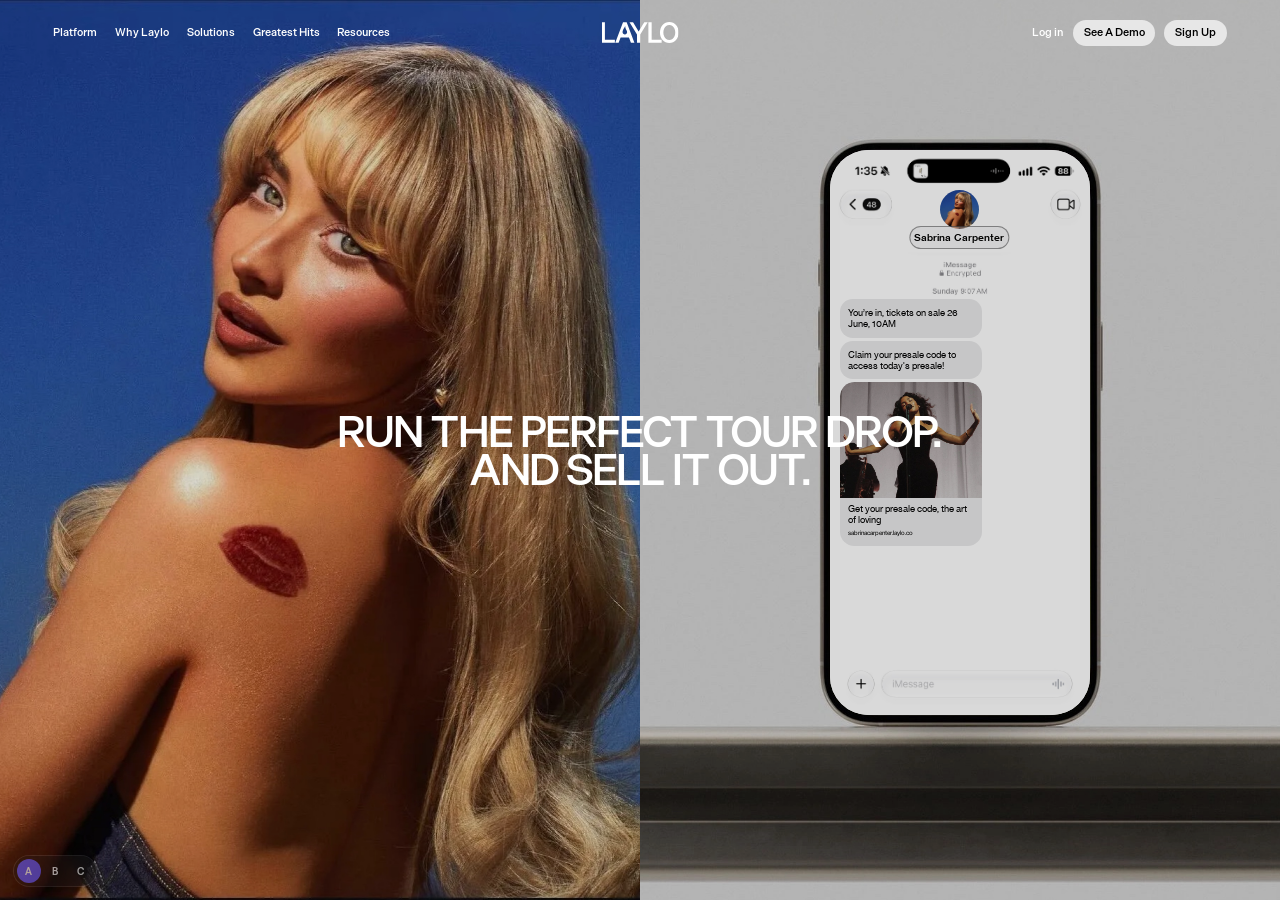
<file: index.html>
<!doctype html>
<html lang="en">
<head>
  <meta charset="utf-8" />
  <meta name="viewport" content="width=device-width, initial-scale=1" />
  <title>Laylo — Presentation</title>
  <!-- Presentation shell: shows Version A (v1.html), B (v2.html) or C (v3.html) full-screen,
       with a small switch at the bottom left. No version is modified; each runs as-is in the frame.
       Shortcut: press V to step to the next version. The URL hash (#a / #b / #c) remembers the choice. -->
  <style>
    @font-face { font-family: "Saans"; src: url("./fonts/Saans-TRIAL-SemiBold.otf") format("opentype"); font-weight: 600; }
    html, body { margin: 0; height: 100%; overflow: hidden; background: #1f1f1f; }
    iframe { position: fixed; inset: 0; width: 100%; height: 100%; border: 0; display: block; background: #1f1f1f; }
    .switch {
      position: fixed; left: 14px; bottom: 14px; z-index: 10;
      display: flex; gap: 2px; padding: 3px; border-radius: 999px;
      background: rgba(31, 31, 31, .5); -webkit-backdrop-filter: blur(14px) saturate(1.4); backdrop-filter: blur(14px) saturate(1.4);
      box-shadow: 0 0 0 1px rgba(255, 255, 255, .16), 0 8px 24px rgba(0, 0, 0, .25);
      opacity: .6; transition: opacity .3s ease;
    }
    .switch:hover, .switch:focus-within { opacity: 1; }
    .switch button {
      width: 24px; height: 24px; border: 0; margin: 0; padding: 0; border-radius: 999px; cursor: pointer;
      background: transparent; color: #fff; font: 600 10px/1 "Saans", "Helvetica Neue", Arial, sans-serif;
      letter-spacing: .04em; text-transform: uppercase; transition: background .25s ease;
    }
    .switch button:hover { background: rgba(255, 255, 255, .12); }
    .switch button[aria-pressed="true"] { background: #675dff; }
  </style>
</head>
<body>
  <iframe id="site" title="Laylo homepage prototype"></iframe>
  <div class="switch" role="group" aria-label="Homepage version">
    <button type="button" data-v="a" aria-label="Version A" title="Version A: original landing scroll (press V to switch)">A</button>
    <button type="button" data-v="b" aria-label="Version B" title="Version B: split landing scroll (press V to switch)">B</button>
    <button type="button" data-v="c" aria-label="Version C" title="Version C: full-bleed landing scroll (press V to switch)">C</button>
  </div>
  <script>
    const PAGES = { a: "./v1.html", b: "./v2.html", c: "./v3.html" };
    const ORDER = Object.keys(PAGES);
    const frame = document.getElementById("site");
    const buttons = document.querySelectorAll(".switch button");
    let current = null;

    function show(v) {
      if (!PAGES[v] || v === current) return;
      current = v;
      history.replaceState(null, "", "#" + v);
      buttons.forEach((b) => b.setAttribute("aria-pressed", String(b.dataset.v === v)));
      frame.src = PAGES[v];
    }
    const flip = () => show(ORDER[(ORDER.indexOf(current) + 1) % ORDER.length]);
    const onKey = (e) => {
      const t = e.target;
      if (e.metaKey || e.ctrlKey || e.altKey) return;
      if (t && (t.tagName === "INPUT" || t.tagName === "TEXTAREA" || t.tagName === "SELECT" || t.isContentEditable)) return;
      if (e.key === "v" || e.key === "V") flip();
    };

    buttons.forEach((b) => b.addEventListener("click", () => show(b.dataset.v)));
    window.addEventListener("keydown", onKey);
    // Keep the shortcut working while the page inside the frame has focus, and give it focus
    // so wheel and arrow-key scrolling work straight away.
    frame.addEventListener("load", () => {
      try { frame.contentWindow.addEventListener("keydown", onKey); } catch (e) {}
      frame.contentWindow.focus();
    });

    const fromHash = location.hash.slice(1);
    show(PAGES[fromHash] ? fromHash : "a");
  </script>
</body>
</html>
</file>
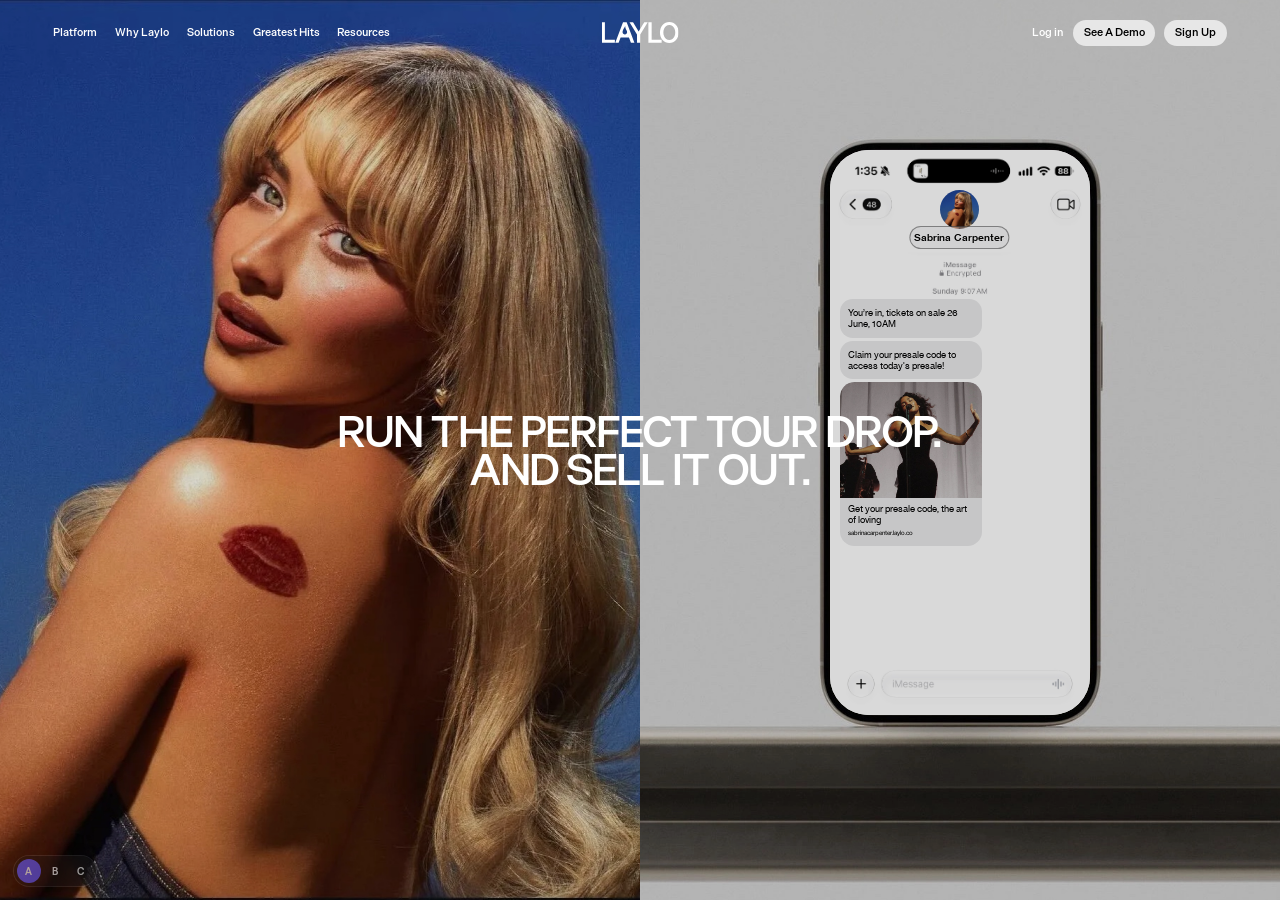
<file: present.html>
<!doctype html>
<!-- Old address for the presentation shell, which is now index.html. Kept so existing links
     (including #a / #b / #c) still land on the right version. -->
<meta charset="utf-8" />
<title>Laylo — Presentation</title>
<script>location.replace("./" + location.hash);</script>
<meta http-equiv="refresh" content="0; url=./" />
</file>
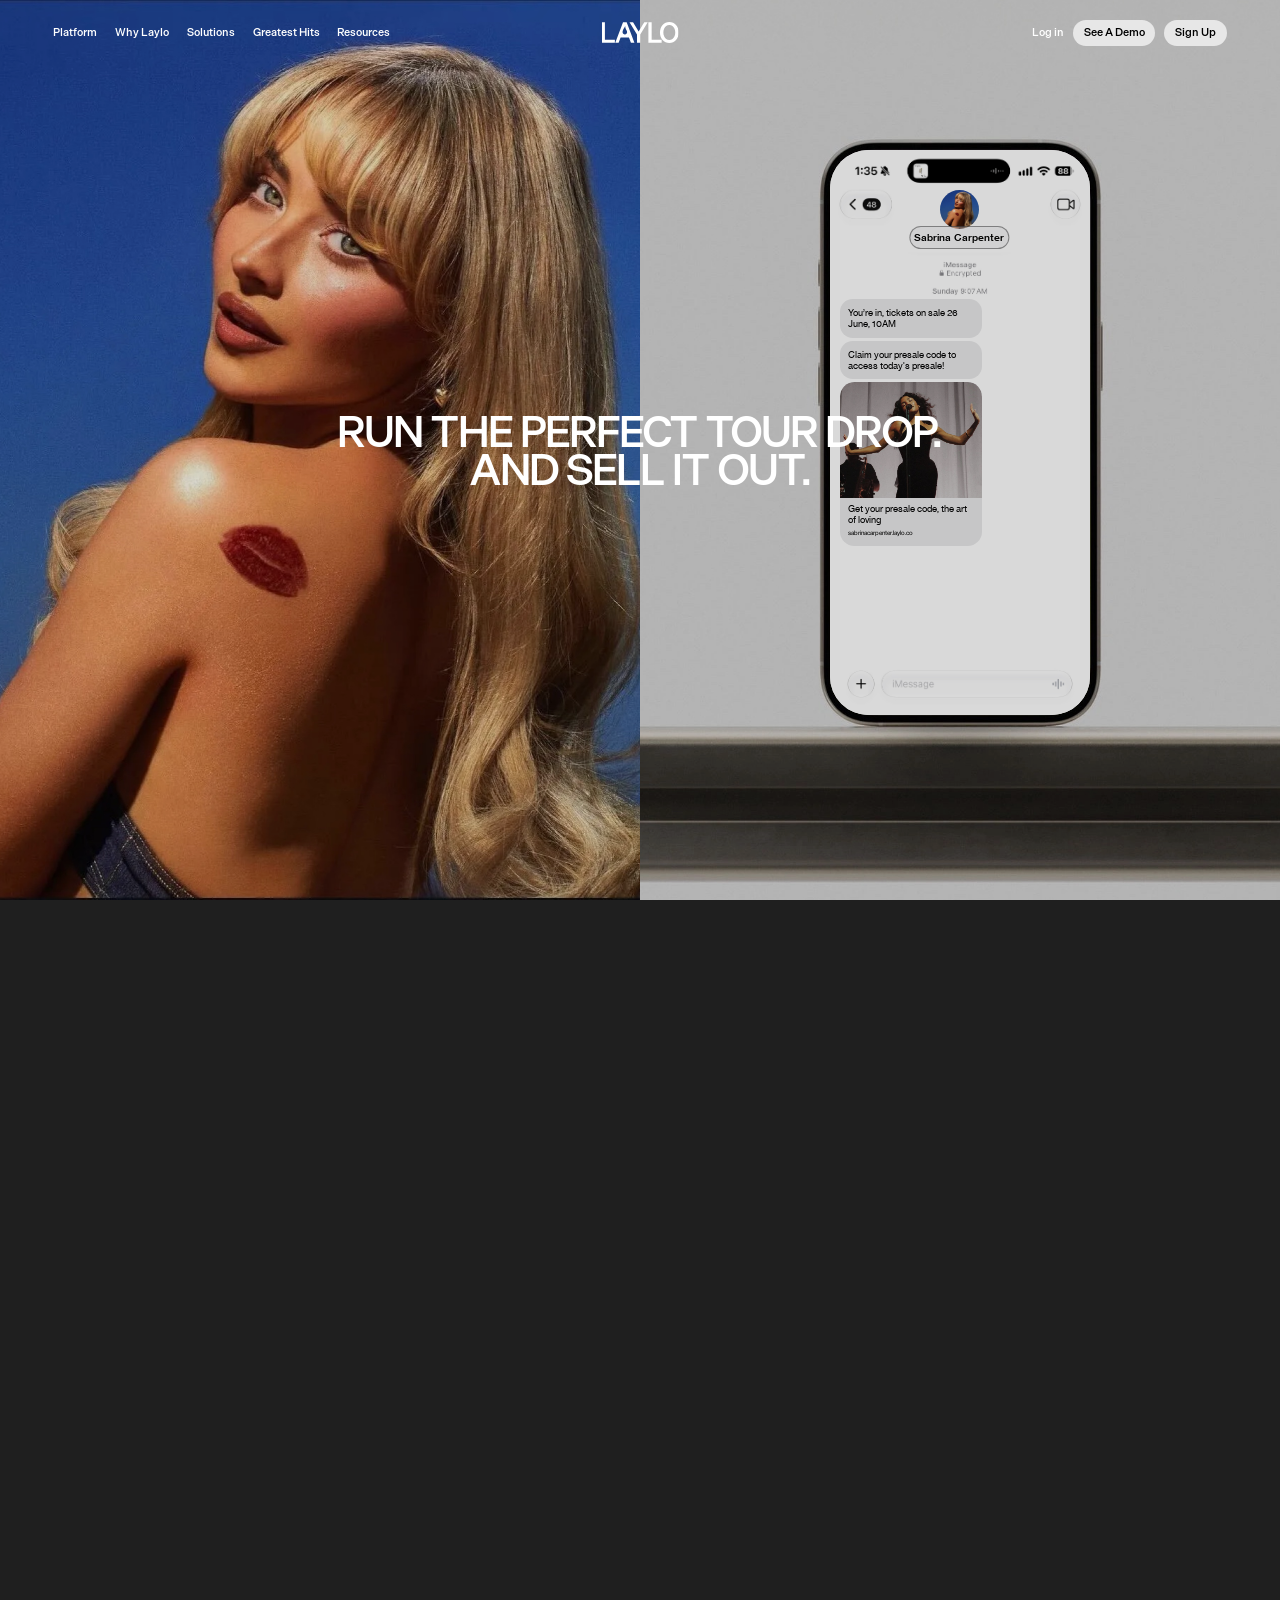
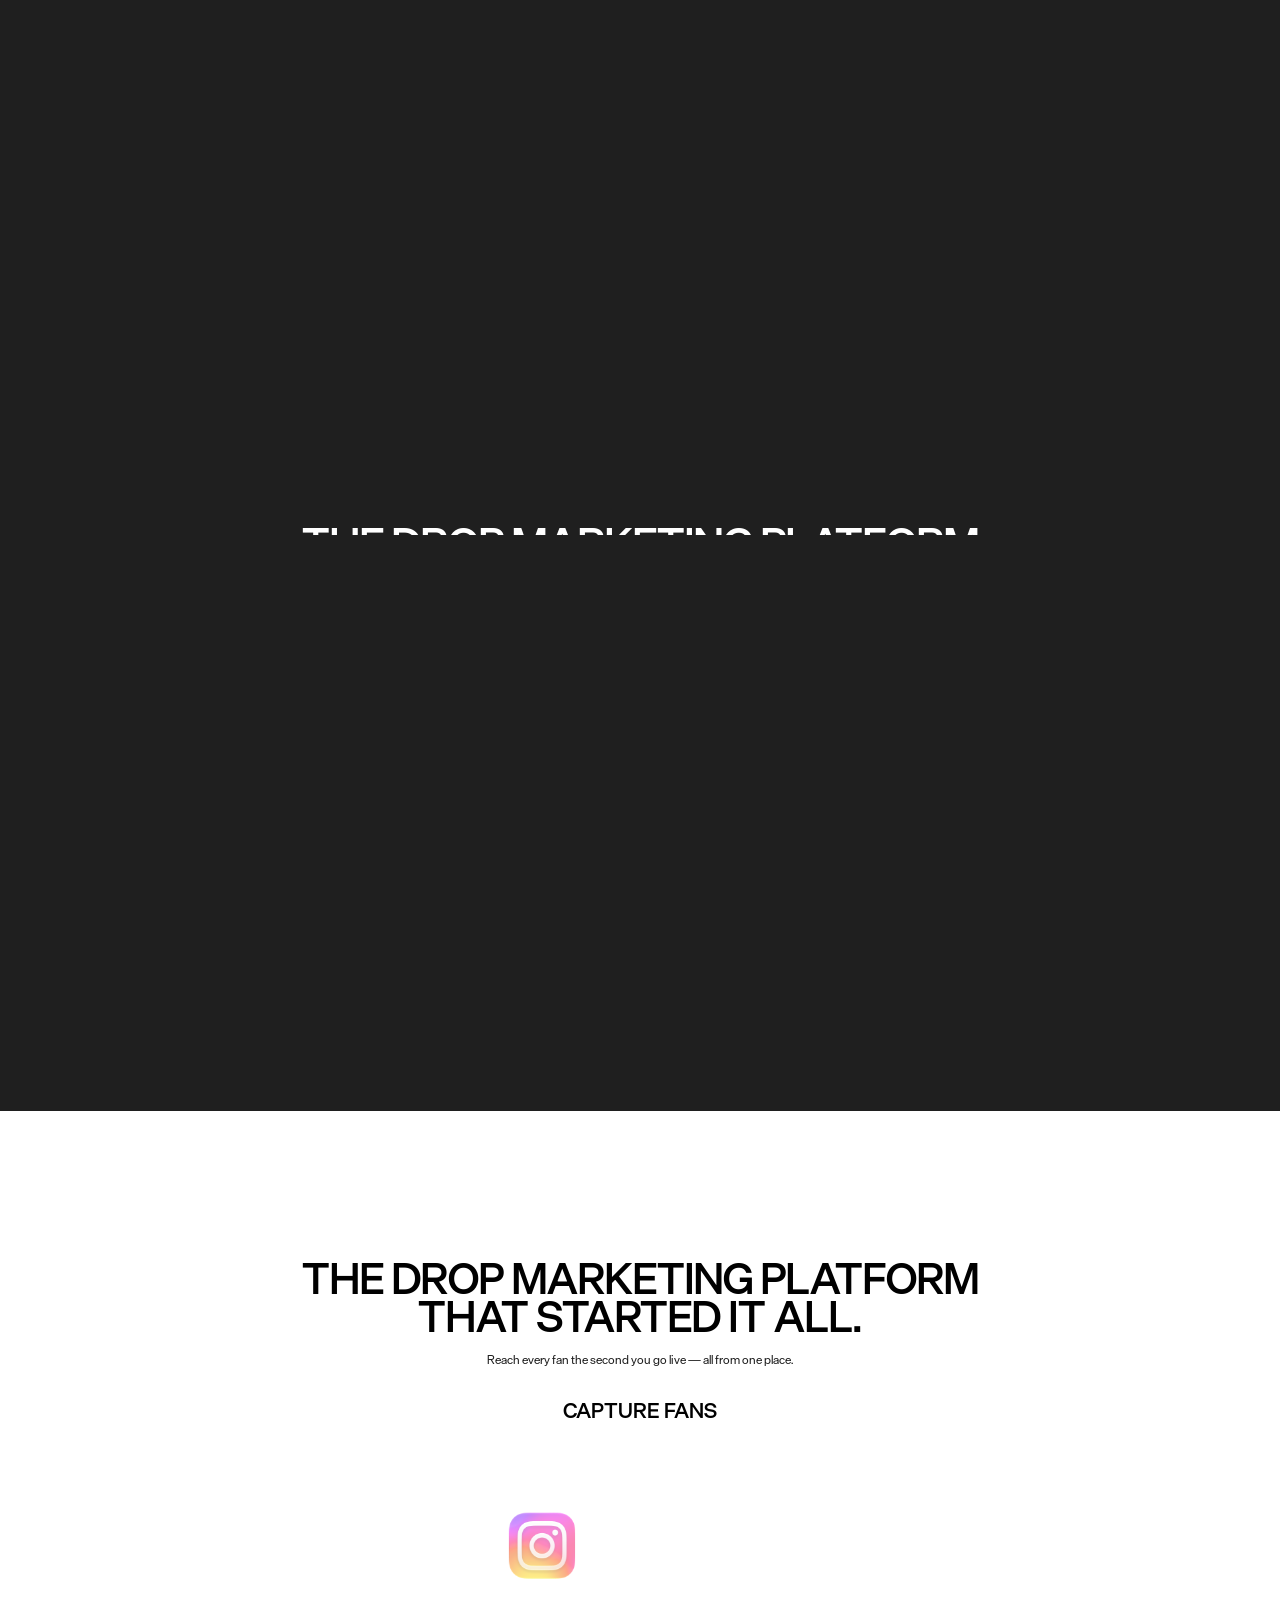
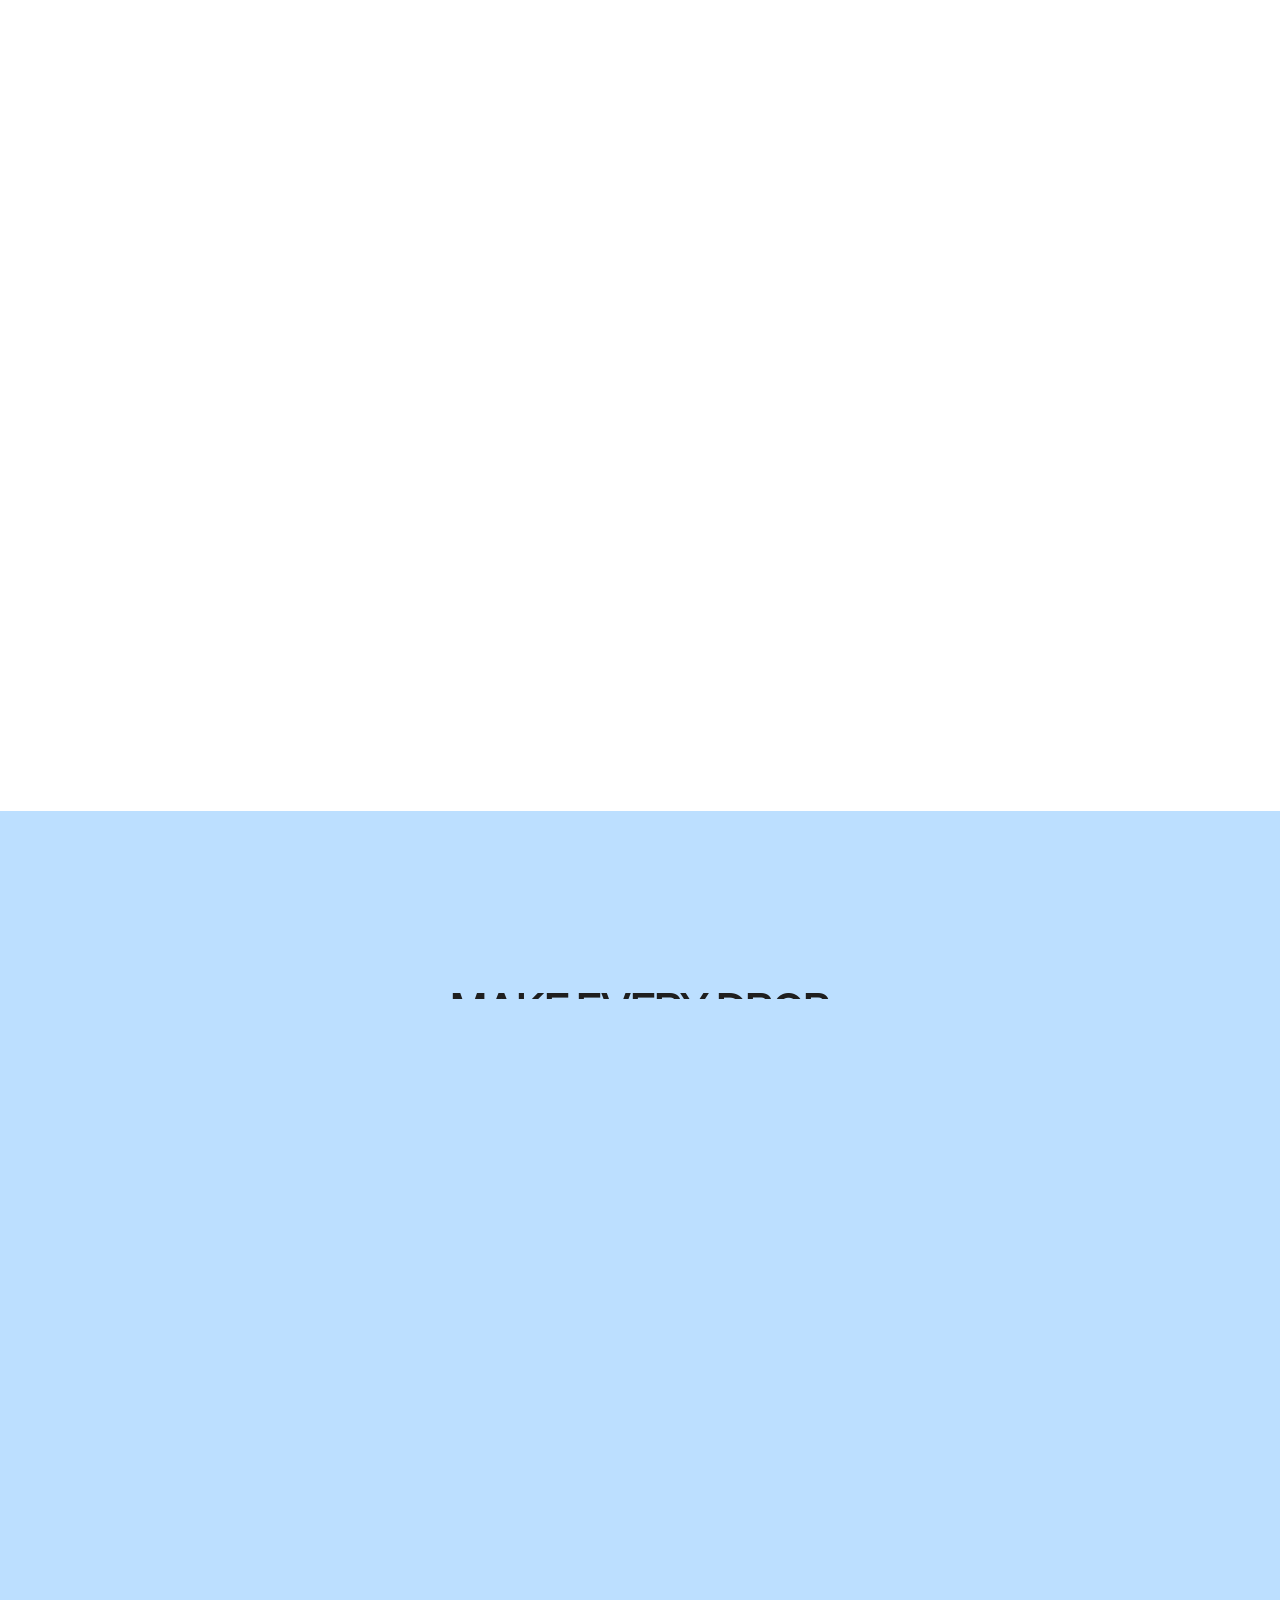
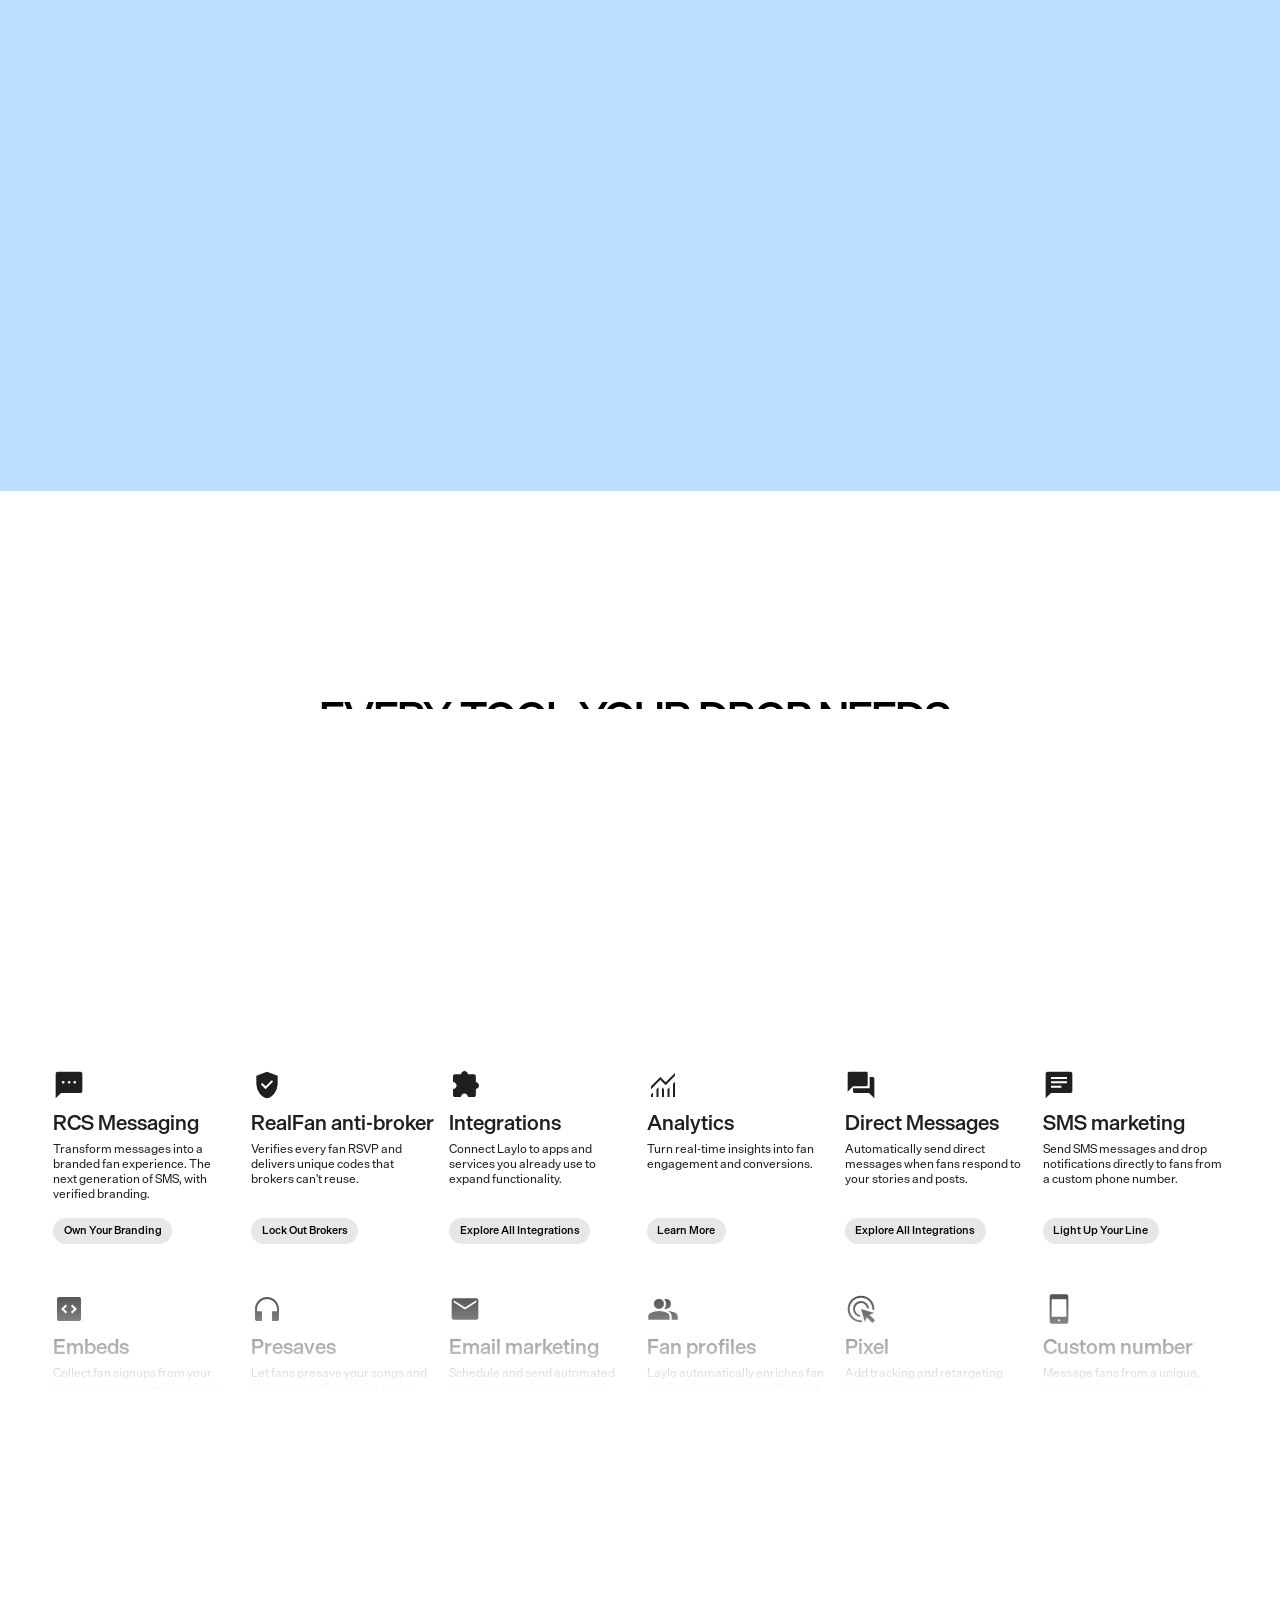
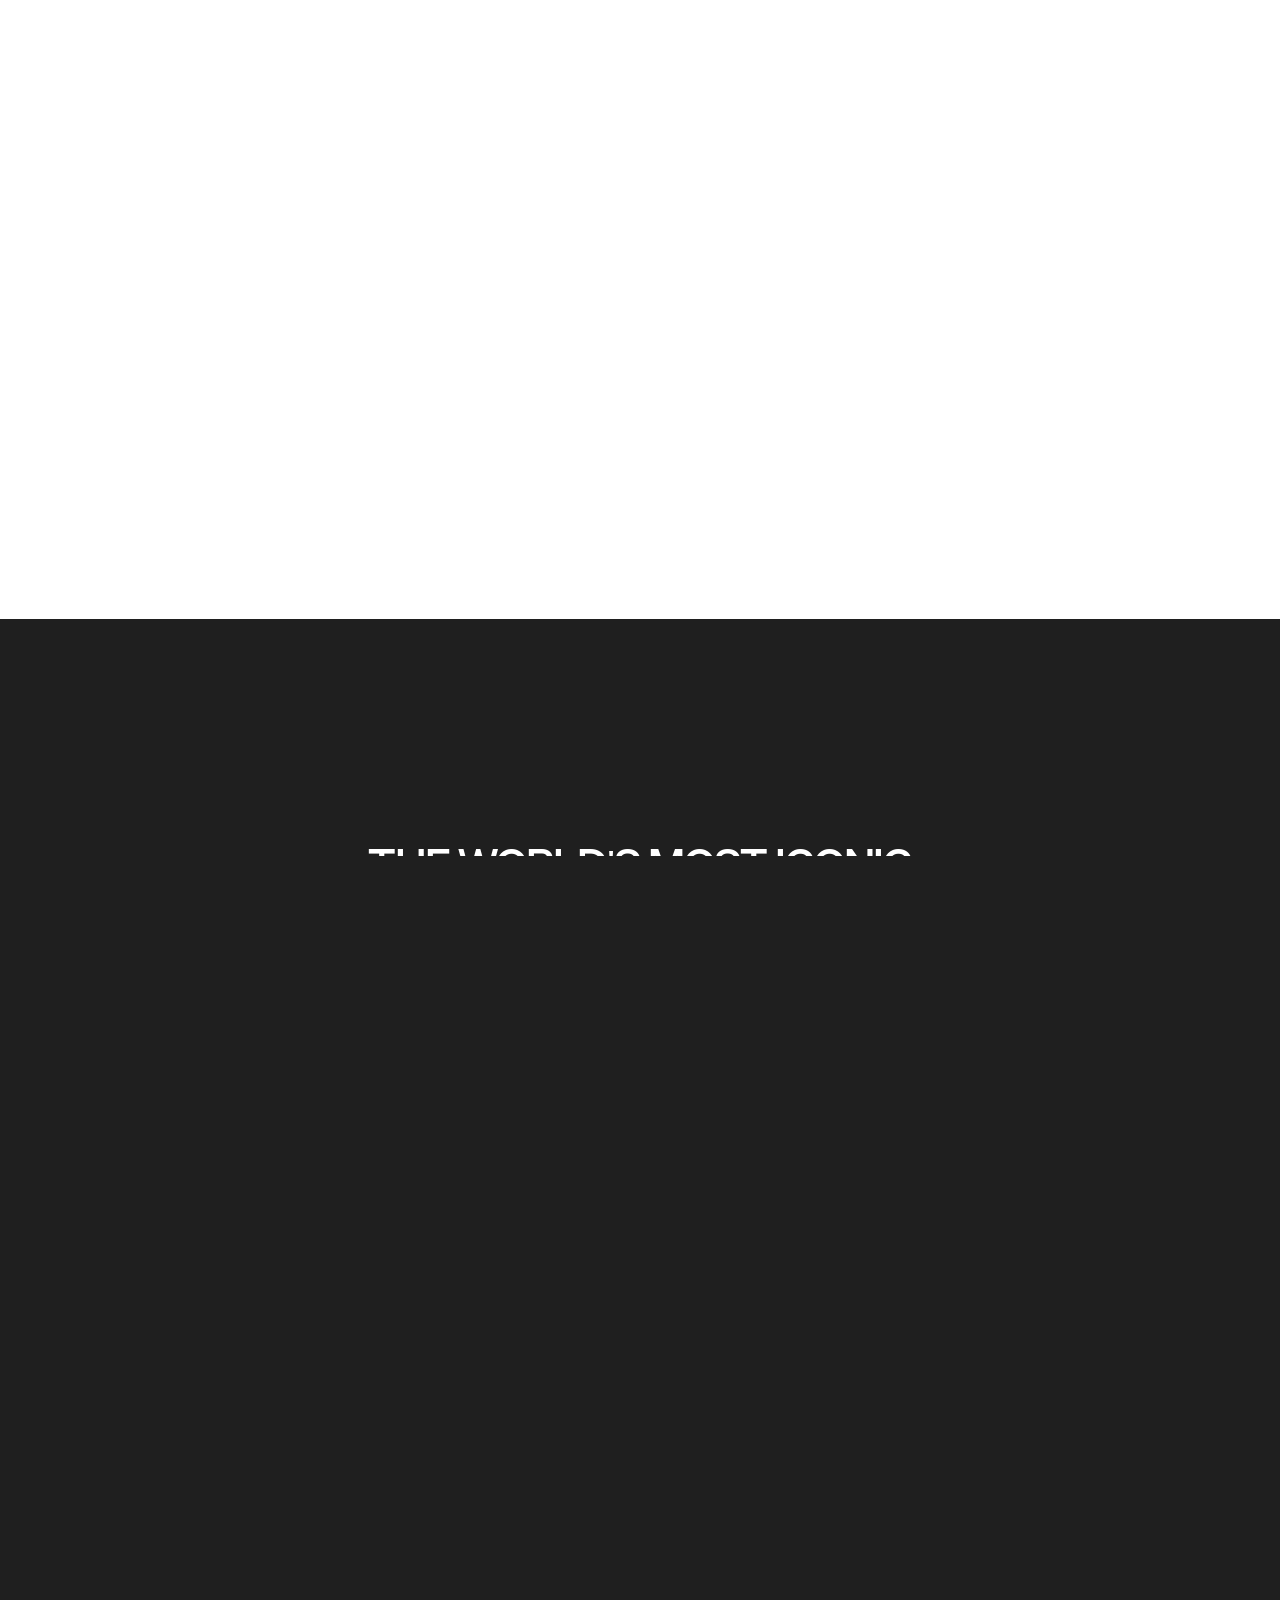
<file: v1.html>
<!doctype html>
<html lang="en">
<head>
  <meta charset="utf-8" />
  <meta name="viewport" content="width=device-width, initial-scale=1" />
  <title>Laylo — Run the perfect drop</title>
  <link rel="preload" href="./fonts/TestDieGroteskVF-Roman.ttf" as="font" type="font/ttf" crossorigin />
  <link rel="stylesheet" href="./styles.css" />
  <!-- Vendored locally so the prototype runs offline. -->
  <script src="./vendor/react.min.js"></script>
  <script src="./vendor/react-dom.min.js"></script>
  <script src="./vendor/htm.umd.js"></script>
  <script src="./vendor/gsap.min.js"></script>
  <script src="./vendor/ScrollTrigger.min.js"></script>
  <script src="./vendor/lenis.min.js"></script>
</head>
<body>
  <div id="root"></div>
  <script type="module" src="./src/main.js"></script>
</body>
</html>
</file>
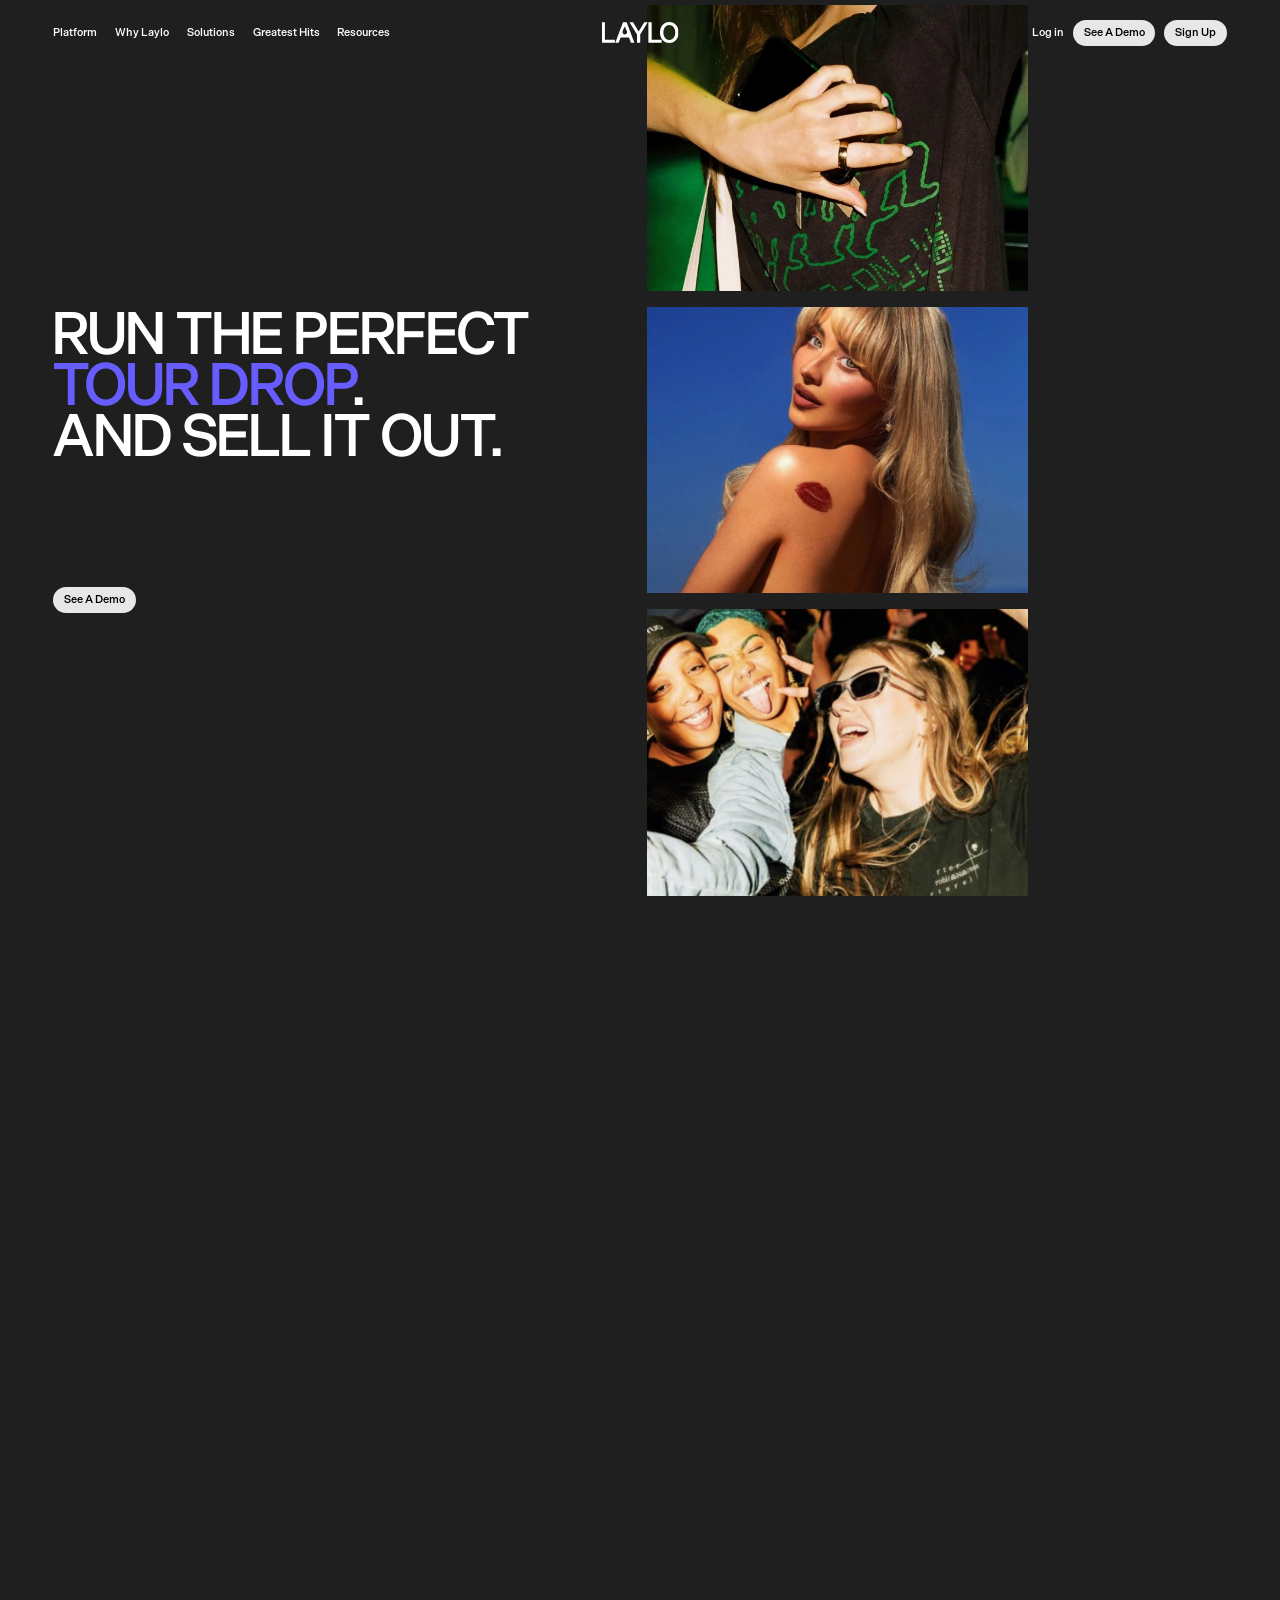
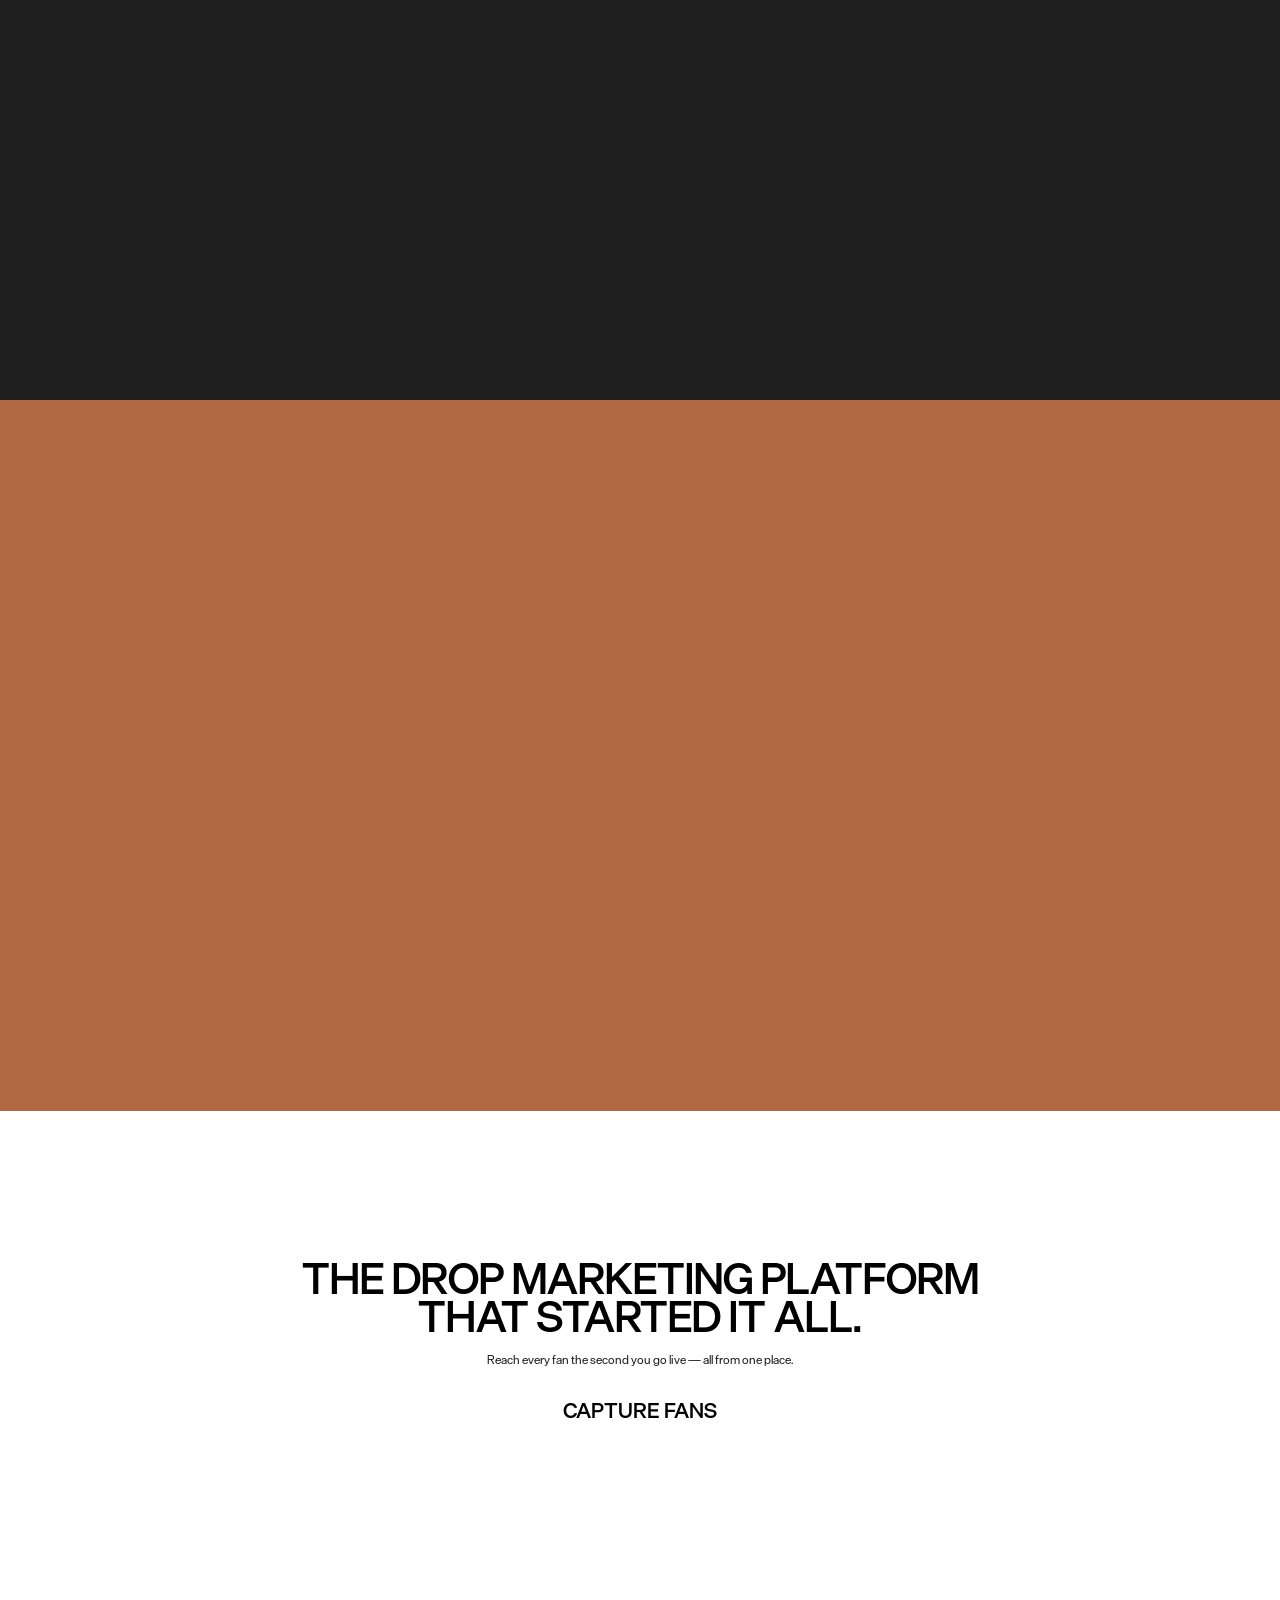
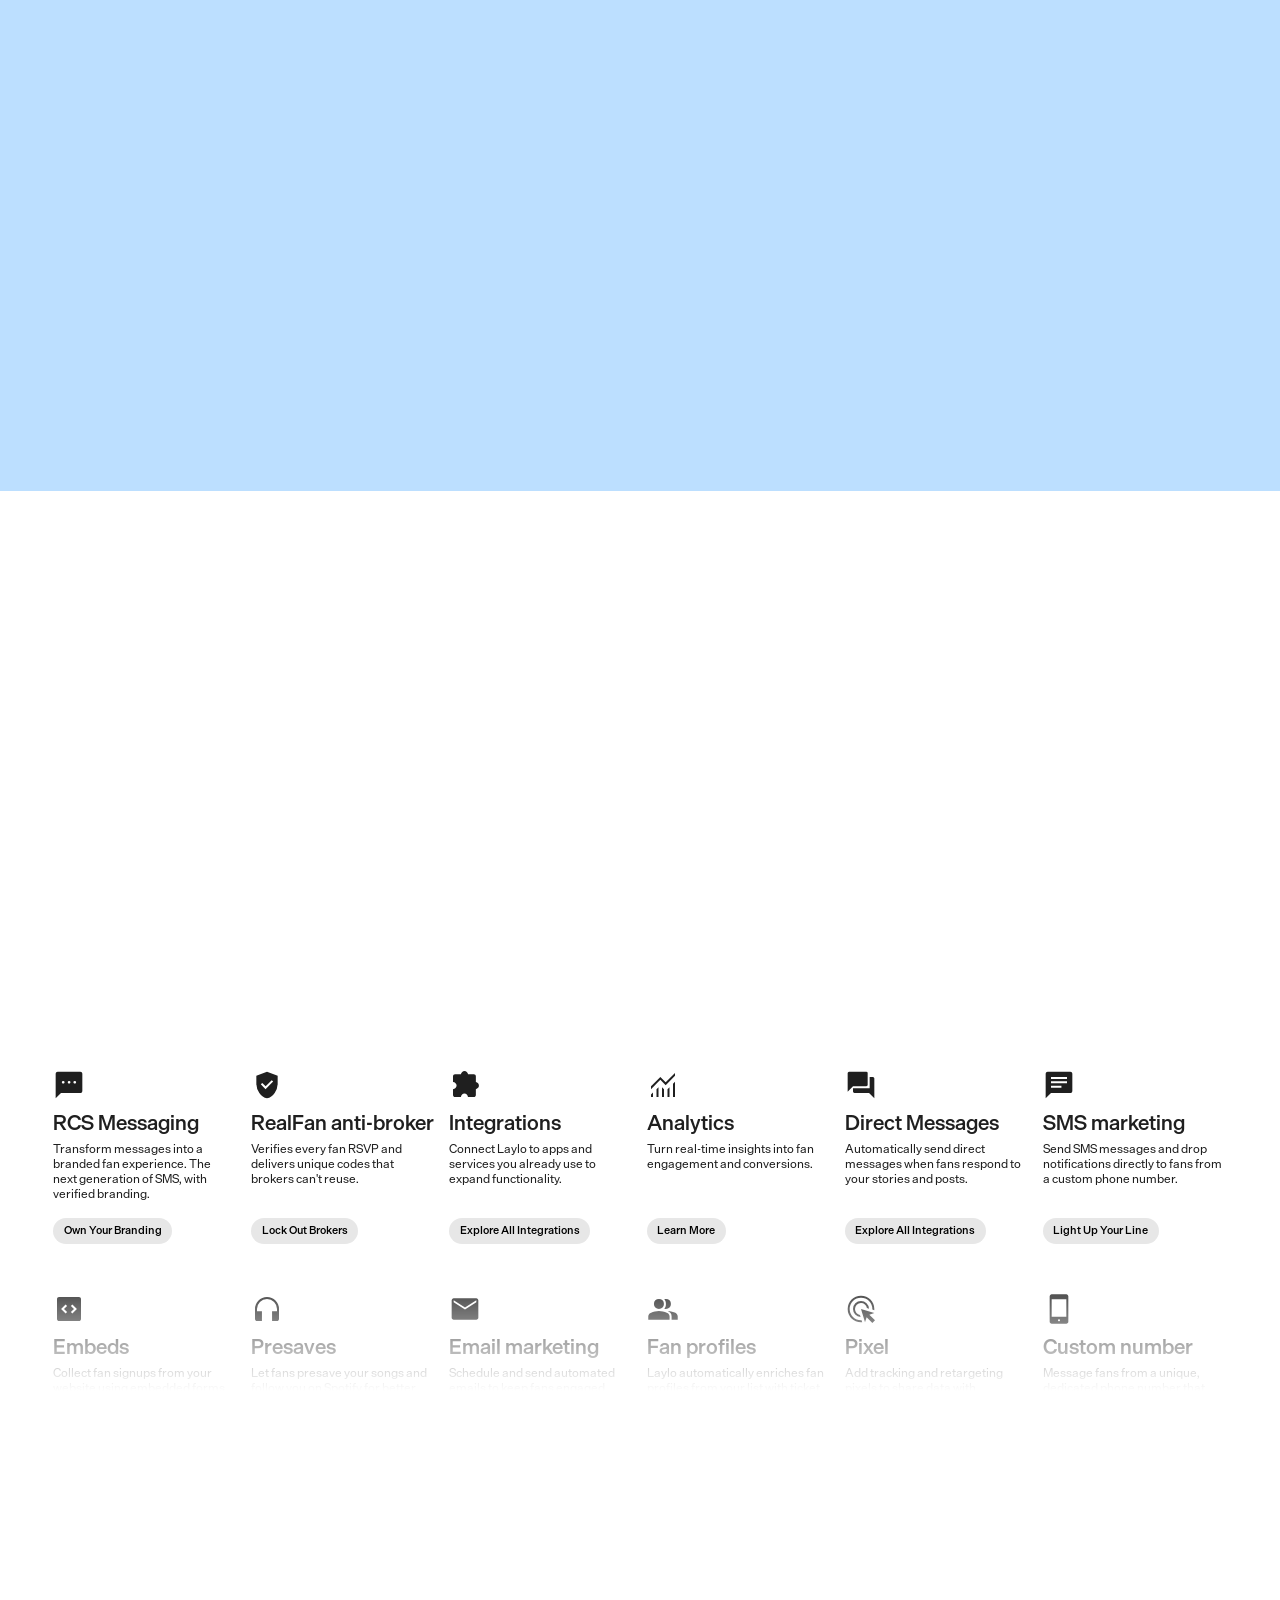
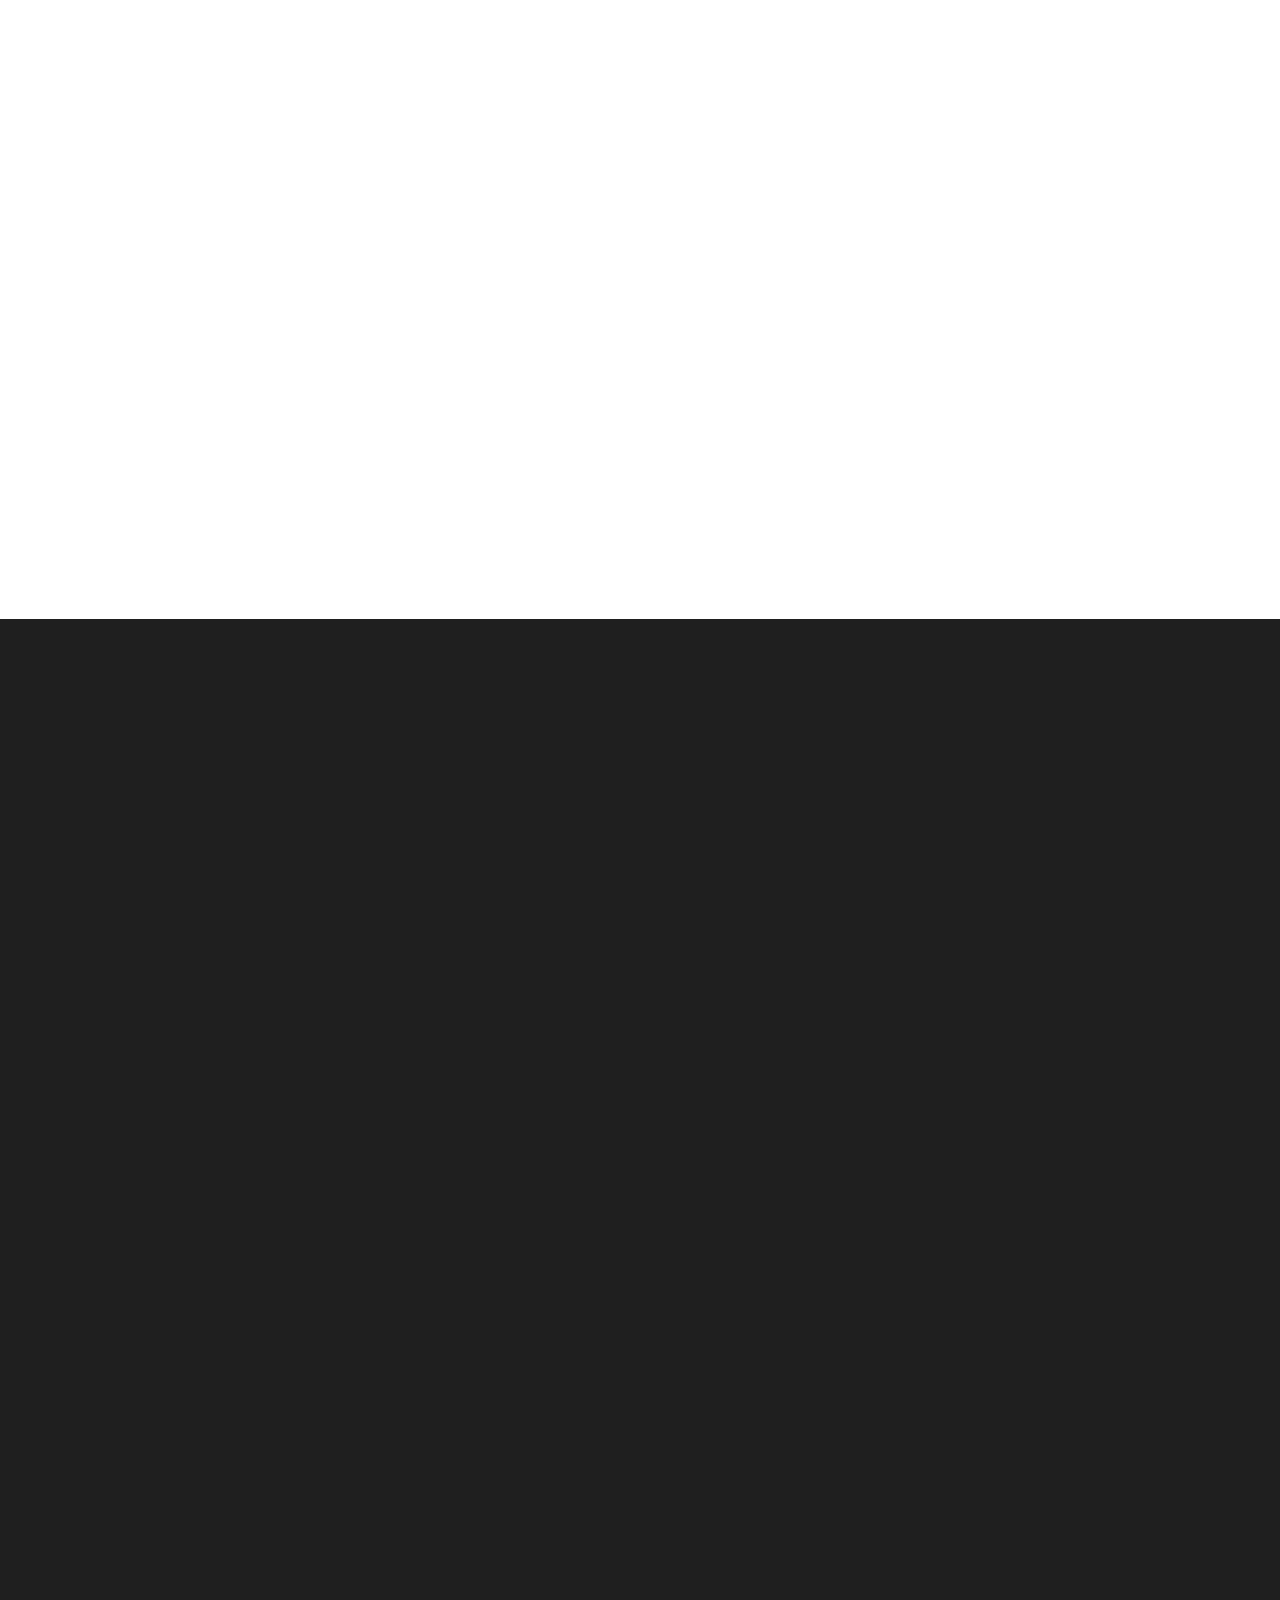
<file: v2.html>
<!doctype html>
<html lang="en">
<head>
  <meta charset="utf-8" />
  <meta name="viewport" content="width=device-width, initial-scale=1" />
  <title>Laylo — Run the perfect drop (Version B)</title>
  <link rel="preload" href="./fonts/TestDieGroteskVF-Roman.ttf" as="font" type="font/ttf" crossorigin />
  <link rel="stylesheet" href="./styles.css" />
  <link rel="stylesheet" href="./styles-v2.css" />
  <!-- Vendored locally so the prototype runs offline. -->
  <script src="./vendor/react.min.js"></script>
  <script src="./vendor/react-dom.min.js"></script>
  <script src="./vendor/htm.umd.js"></script>
  <script src="./vendor/gsap.min.js"></script>
  <script src="./vendor/ScrollTrigger.min.js"></script>
  <script src="./vendor/lenis.min.js"></script>
</head>
<body>
  <div id="root"></div>
  <script type="module" src="./src/main-v2.js"></script>
</body>
</html>
</file>
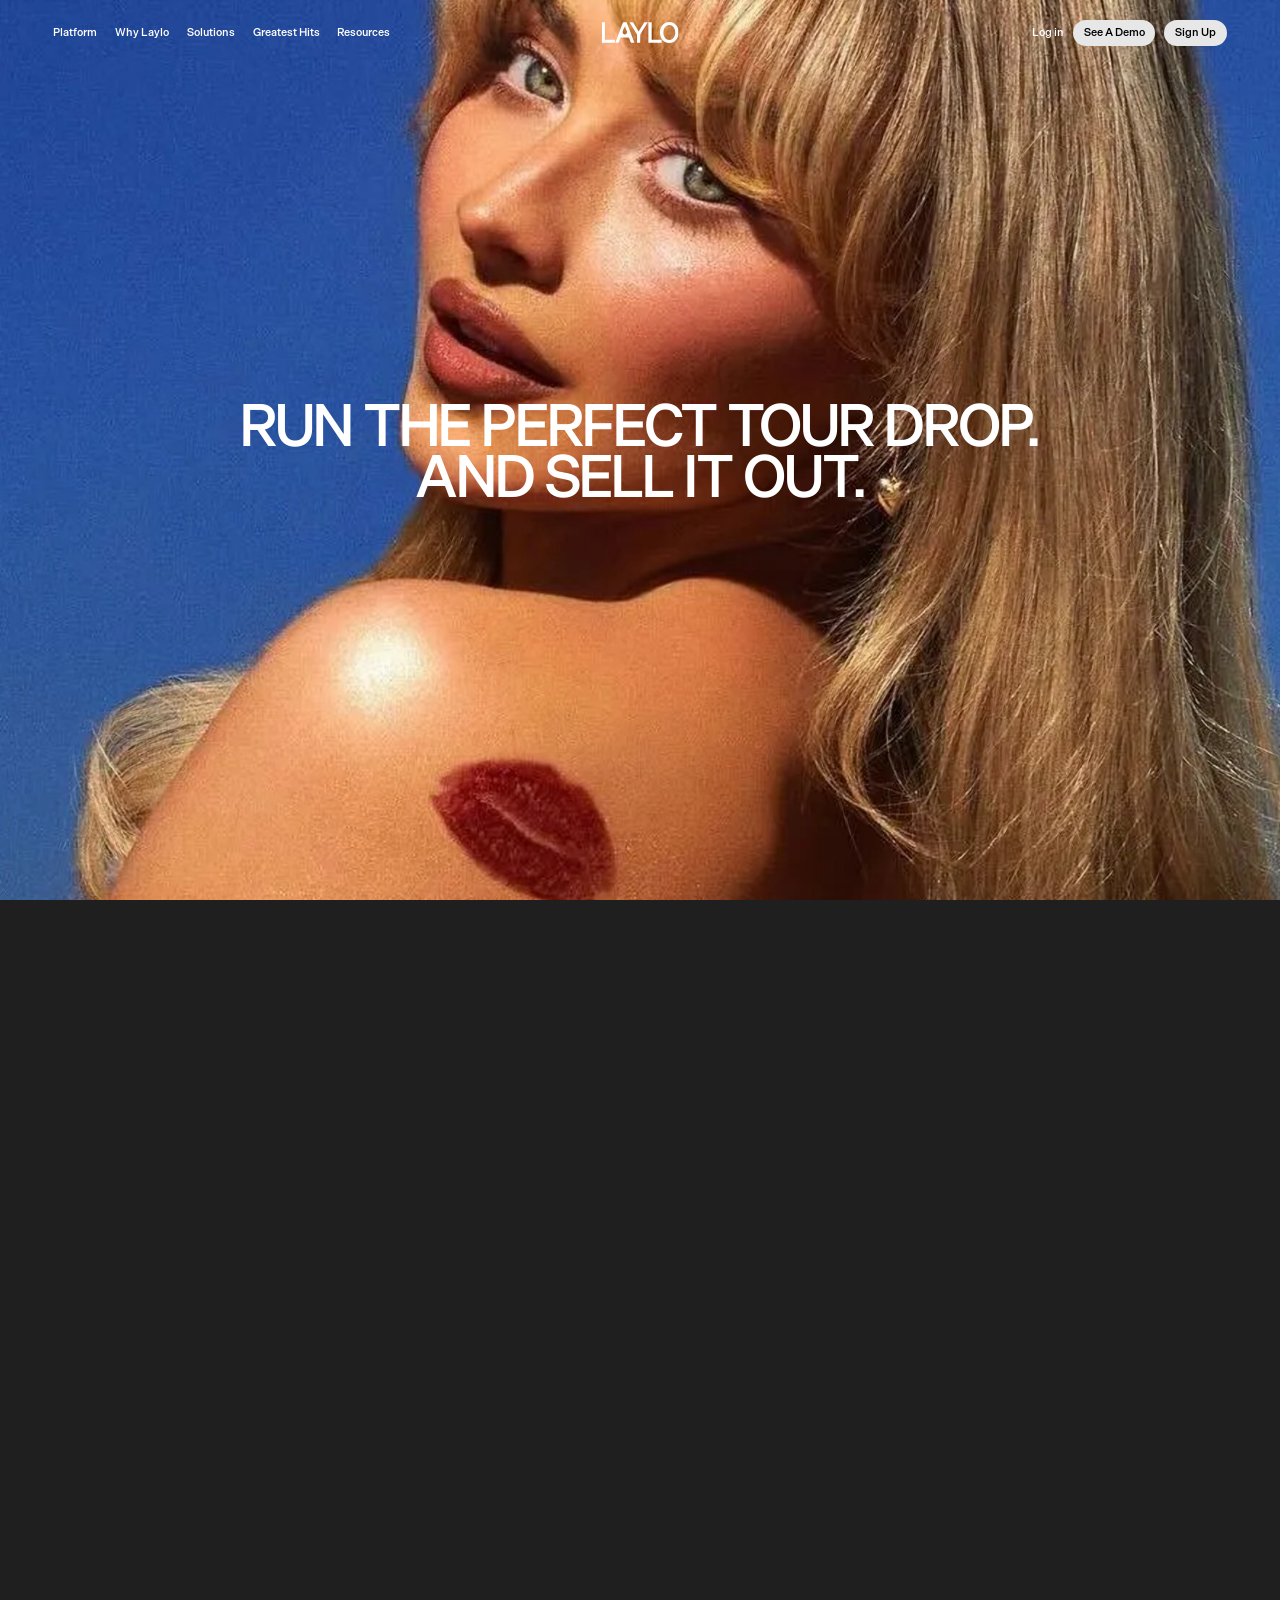
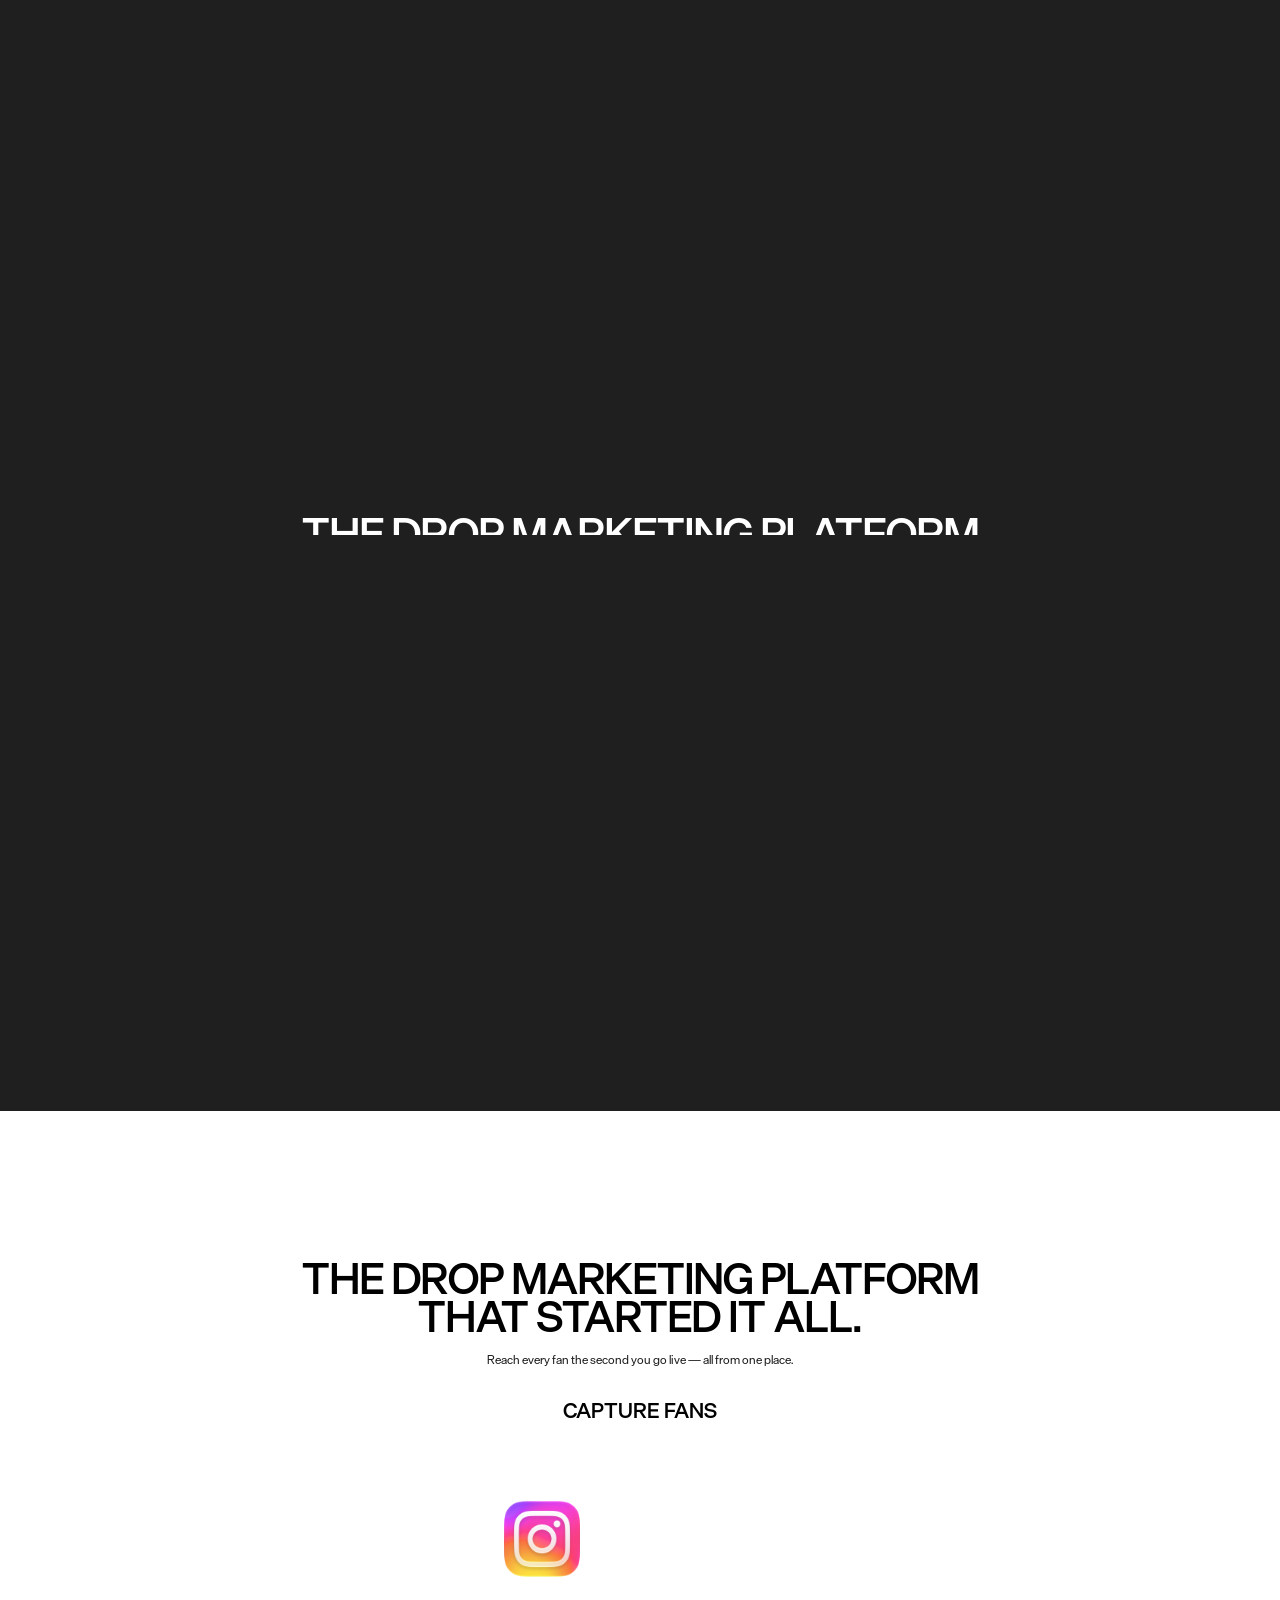
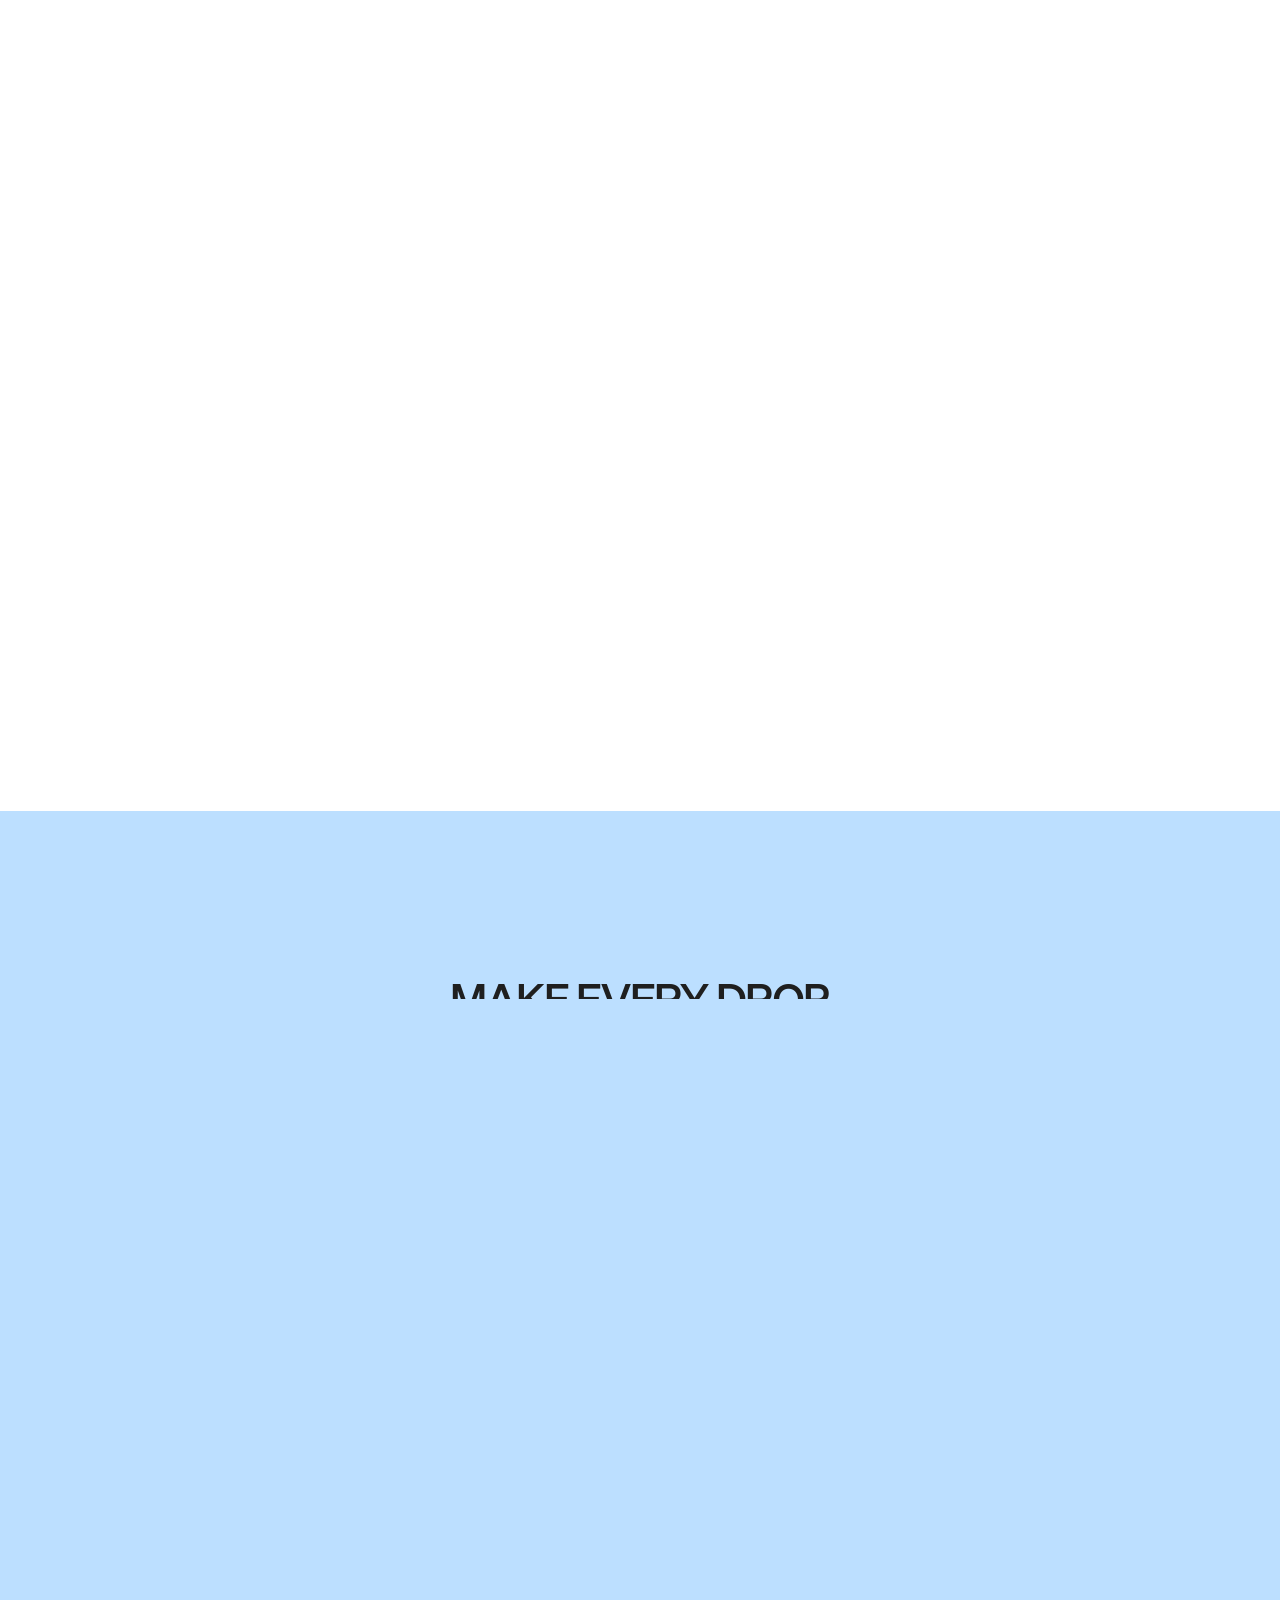
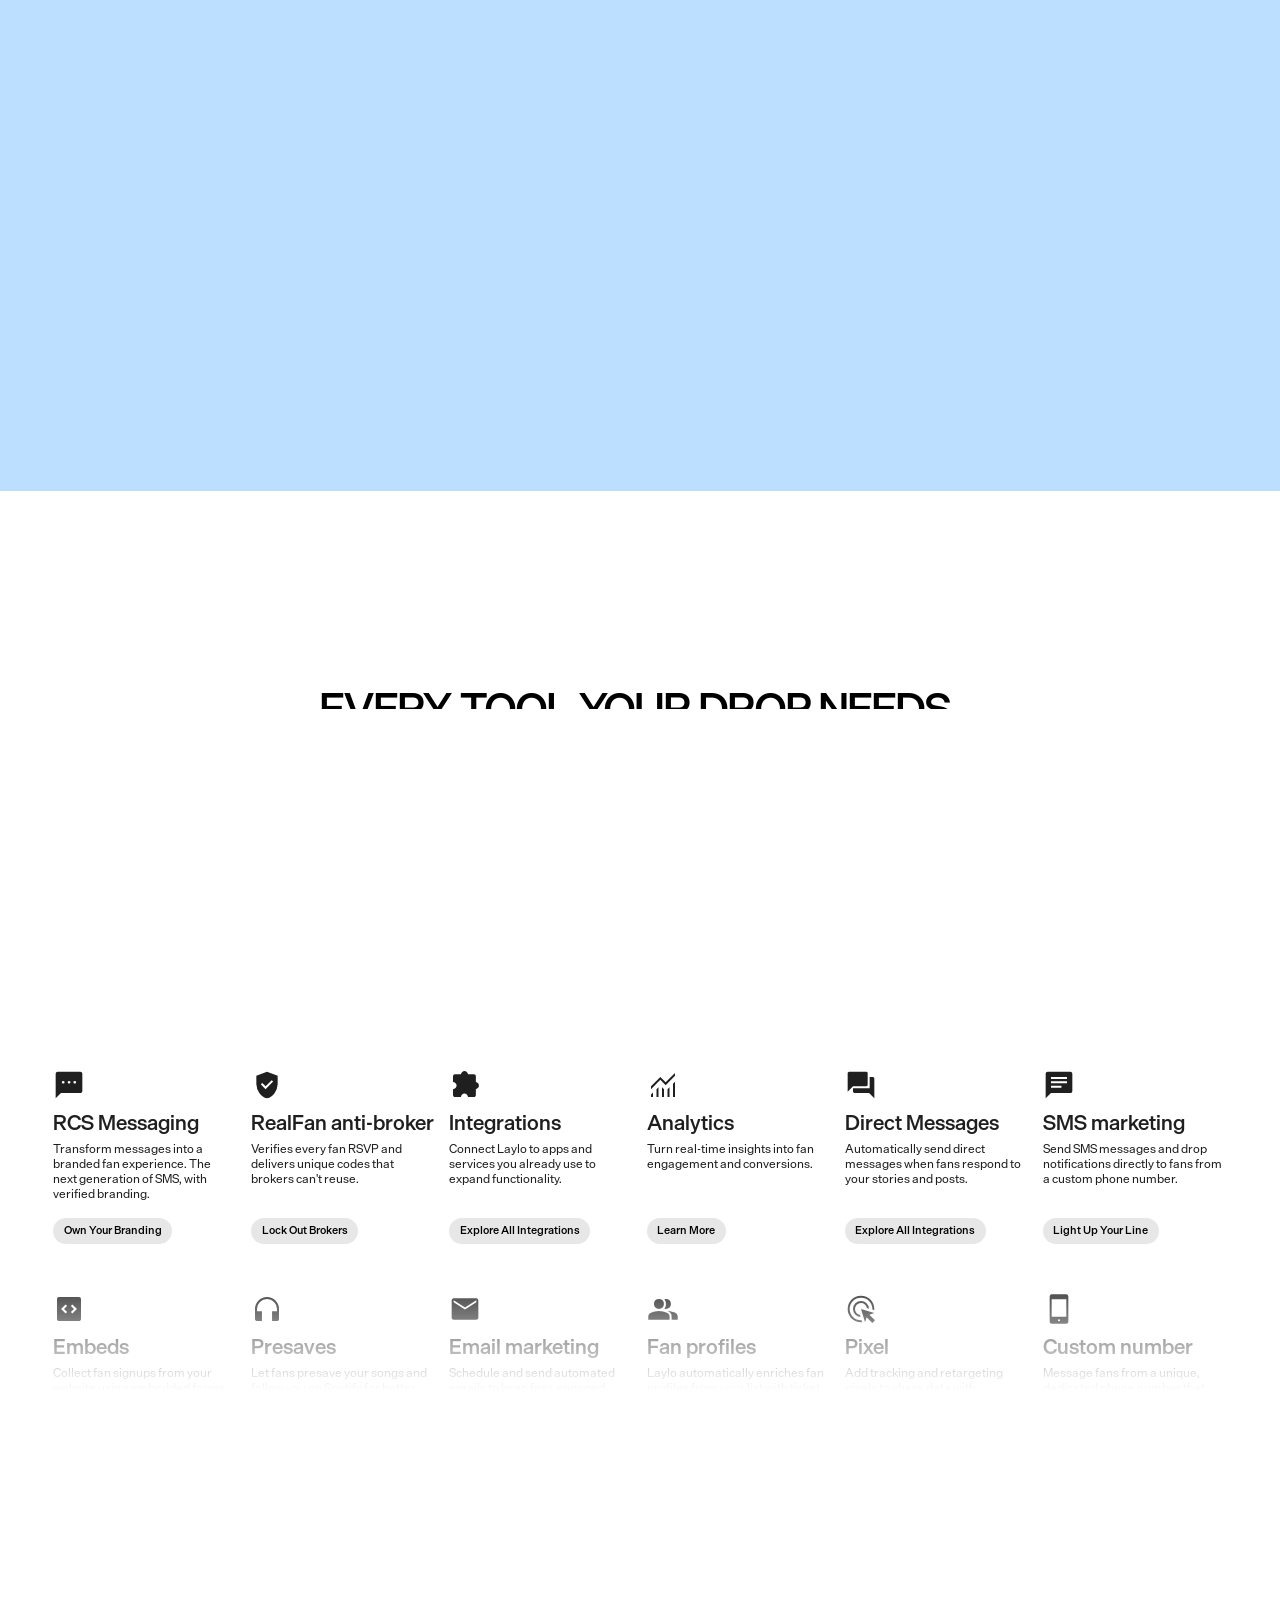
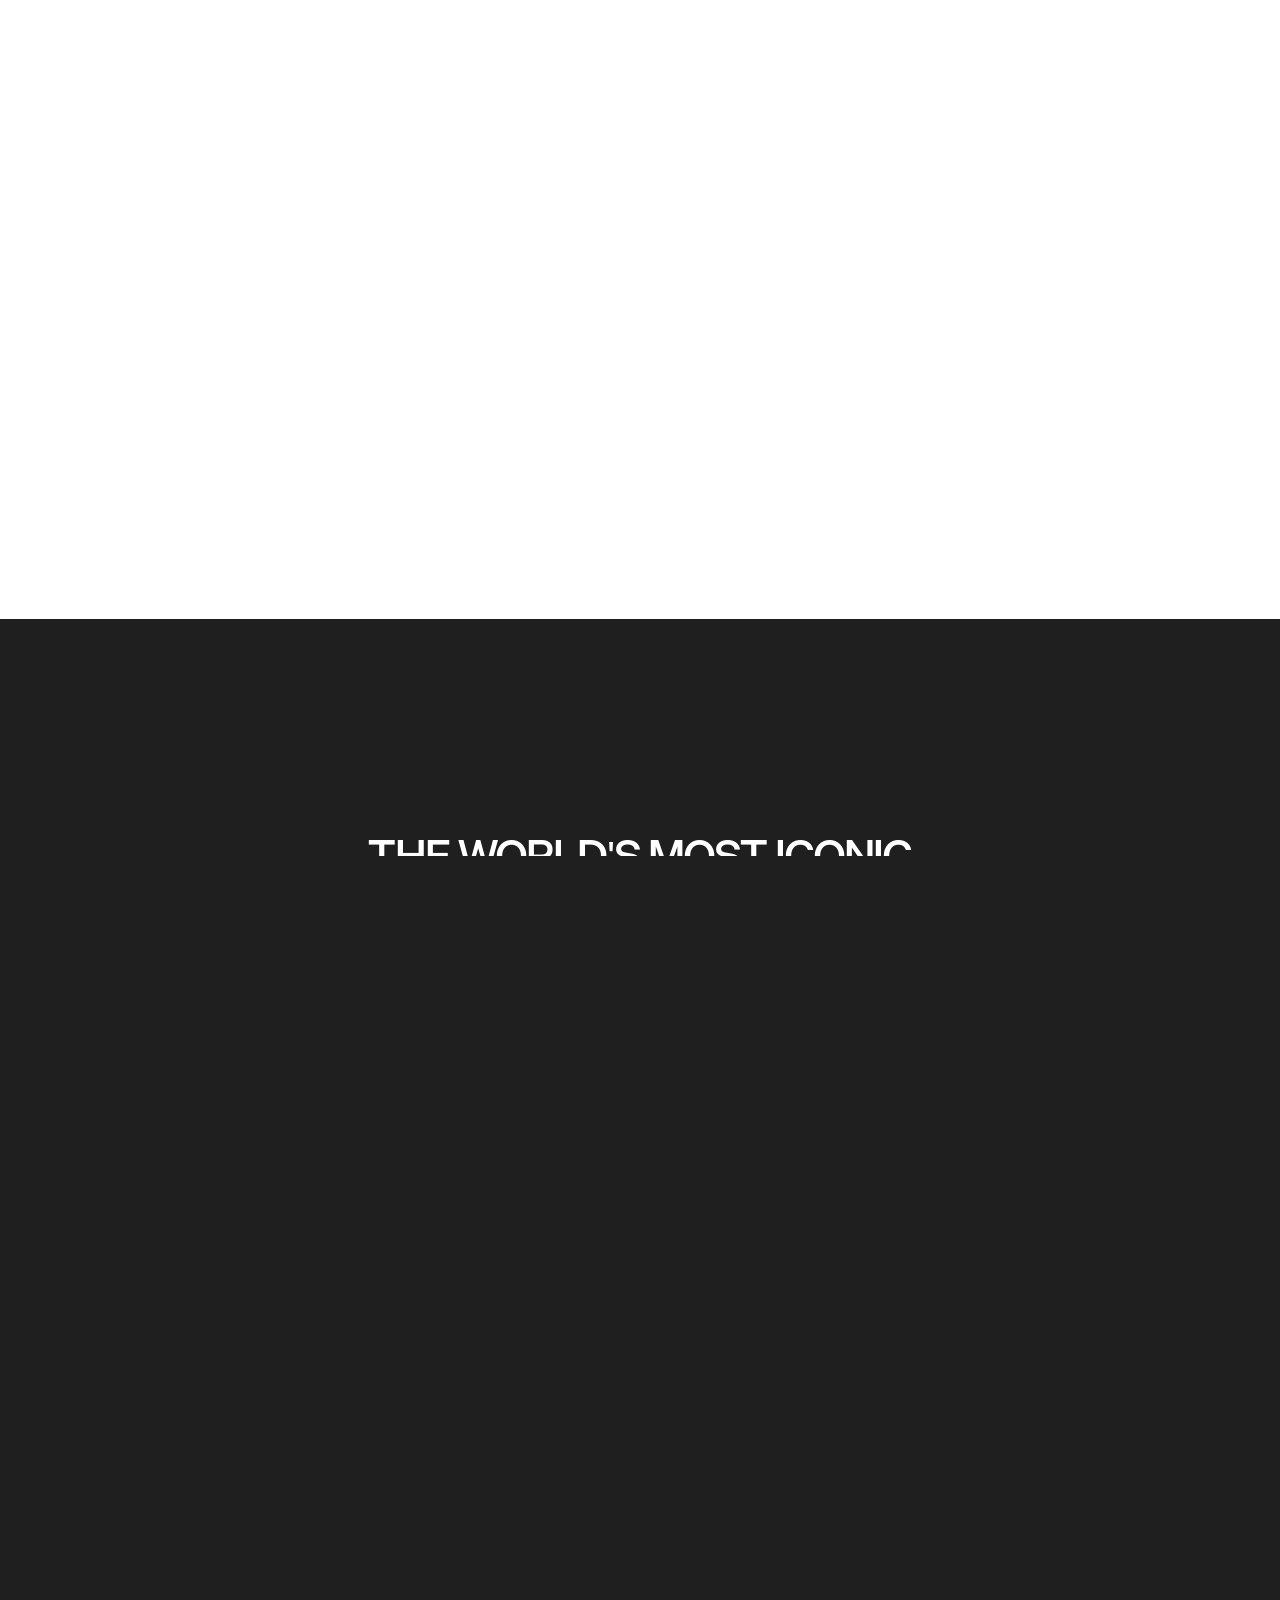
<file: v3.html>
<!doctype html>
<html lang="en">
<head>
  <meta charset="utf-8" />
  <meta name="viewport" content="width=device-width, initial-scale=1" />
  <title>Laylo — Run the perfect drop (Version C)</title>
  <link rel="preload" href="./fonts/TestDieGroteskVF-Roman.ttf" as="font" type="font/ttf" crossorigin />
  <link rel="stylesheet" href="./styles.css" />
  <link rel="stylesheet" href="./styles-v3.css" />
  <!-- Vendored locally so the prototype runs offline. -->
  <script src="./vendor/react.min.js"></script>
  <script src="./vendor/react-dom.min.js"></script>
  <script src="./vendor/htm.umd.js"></script>
  <script src="./vendor/gsap.min.js"></script>
  <script src="./vendor/ScrollTrigger.min.js"></script>
  <script src="./vendor/lenis.min.js"></script>
</head>
<body>
  <div id="root"></div>
  <script type="module" src="./src/main-v3.js"></script>
</body>
</html>
</file>
<file: styles.css>
/* Laylo homepage prototype.
   Desktop: 1rem == 1 Figma px on the 1440 × 800 frame, scaled to fit the viewport
   (width-limited, or height-limited on short screens so pinned frames always fit). */

@font-face {
  font-family: "Die";
  src: url("./fonts/TestDieGroteskVF-Roman.ttf") format("truetype");
  font-weight: 100 900;
  font-display: block;
}
@font-face { font-family: "Saans"; src: url("./fonts/Saans-TRIAL-Regular.otf") format("opentype"); font-weight: 400; font-display: block; }
@font-face { font-family: "Saans"; src: url("./fonts/Saans-TRIAL-SemiBold.otf") format("opentype"); font-weight: 600; font-display: block; }
/* Neue Haas Grotesk: only for the iMessage UI on the hero phone screens (Figma uses it there). */
@font-face { font-family: "NHG"; src: url("./fonts/NHaasGroteskTXPro-55Rg.ttf") format("truetype"); font-weight: 400; }
@font-face { font-family: "NHG"; src: url("./fonts/NHaasGroteskTXPro-65Md.ttf") format("truetype"); font-weight: 500; }

:root {
  --ink: #1f1f1f;
  --purple: #675dff;
  --blue: #bcdfff;
  --chip: #e7e7e7;
  --ease: cubic-bezier(.2, .7, .1, 1);
}

html {
  font-size: min(calc(100vw / 1440), calc(100vh / 800));
  -webkit-text-size-adjust: 100%;
}
@supports (height: 100svh) { html { font-size: min(calc(100vw / 1440), calc(100svh / 800)); } }

*, *::before, *::after { box-sizing: border-box; }
body {
  margin: 0;
  background: var(--ink);
  color: var(--ink);
  font-family: "Die", "Helvetica Neue", Arial, sans-serif;
  font-variation-settings: "opsz" 6;
  font-size: 14rem;
  -webkit-font-smoothing: antialiased;
  -moz-osx-font-smoothing: grayscale;
  overflow-x: hidden;
}
img { display: block; }
button { font: inherit; color: inherit; background: none; border: 0; padding: 0; cursor: pointer; }
a { color: inherit; text-decoration: none; }
p, h1, h2, h3, ul, figure { margin: 0; padding: 0; }
ul { list-style: none; }

/* Die Grotesk named styles: A/B/C/D are the opsz 6/18/30/42 instances. */
.fA { font-family: "Die", sans-serif; font-variation-settings: "opsz" 6; }
.fB { font-family: "Die", sans-serif; font-variation-settings: "opsz" 18; }
.fC { font-family: "Die", sans-serif; font-variation-settings: "opsz" 30; }
.fD { font-family: "Die", sans-serif; font-variation-settings: "opsz" 42; }
.saans { font-family: "Saans", "Helvetica Neue", sans-serif; font-variation-settings: normal; }

.h-xl { font-size: 48rem; font-weight: 500; line-height: 0.9; text-transform: uppercase; text-align: center; letter-spacing: 0; }
.mask { display: block; overflow: hidden; padding-bottom: 0.04em; margin-bottom: -0.04em; }
.mask > span { display: block; }

/* A 1440 × 800 design frame, centred in its (pinned) viewport. */
.stage { position: relative; width: 1440rem; height: 800rem; margin: 0 auto; }

/* ---------- Buttons ---------- */
.pill {
  display: inline-flex; align-items: center; justify-content: center;
  padding: 8rem 12rem; border-radius: 20rem; background: var(--chip); color: #000;
  font-size: 12rem; line-height: 1.1; font-weight: 500; text-transform: capitalize; white-space: nowrap;
  transition: background .3s var(--ease), color .3s var(--ease), transform .3s var(--ease);
}
.pill:hover { background: #fff; transform: translateY(-1rem); }
.pill--grey:hover { background: var(--purple); color: #fff; }
.pill--purple { background: var(--purple); color: #fff; }
.pill--purple:hover { background: #5246f0; }
.outline-pill {
  display: inline-flex; padding: 10rem 20rem; border: 1.13rem solid currentColor; border-radius: 35rem;
  font-size: 10rem; font-weight: 600; text-transform: uppercase; line-height: normal; white-space: nowrap;
  transition: background .3s var(--ease), color .3s var(--ease);
}

/* ---------- Nav ---------- */
.navrow { position: relative; height: 73rem; color: #fff; }
.navrow__links { position: absolute; left: 60rem; top: 30rem; display: flex; gap: 20rem; font-size: 12rem; font-weight: 500; line-height: 1.1; }
.navrow__links a { position: relative; }
.navrow__links a::after {
  content: ""; position: absolute; left: 0; right: 0; bottom: -3rem; height: 1px; background: currentColor;
  transform: scaleX(0); transform-origin: right; transition: transform .4s var(--ease);
}
.navrow__links a:hover::after { transform: scaleX(1); transform-origin: left; }
.navrow__logo { position: absolute; left: 50%; top: 25rem; transform: translateX(-50%); }
.navrow__logo img { width: 86.34rem; height: 23rem; }
.navrow__actions { position: absolute; right: 60rem; top: 22rem; display: flex; align-items: center; gap: 10rem; font-size: 12rem; font-weight: 500; }
.navrow__login { line-height: 1.1; opacity: 1; transition: opacity .3s; }
.navrow__login:hover { opacity: .65; }

.nav {
  position: fixed; inset: 0 0 auto 0; z-index: 50; width: 100%;
  transition: transform .5s var(--ease), background-color .4s, backdrop-filter .4s;
}
.nav > .navrow { max-width: 1440rem; margin: 0 auto; }
.nav.is-solid {
  background: rgba(255, 255, 255, .08);
  -webkit-backdrop-filter: blur(18px) saturate(1.4); backdrop-filter: blur(18px) saturate(1.4);
}
/* Over light sections: dark text and logo on the same frosted glass. */
.nav .navrow, .nav .navrow__logo img { transition: color .4s var(--ease), filter .4s var(--ease); }
.nav.on-light .navrow { color: var(--ink); }
.nav.on-light .navrow__logo img { filter: brightness(0.12); }
.nav.on-light.is-solid { background: rgba(255, 255, 255, .35); }
.nav.is-hidden { transform: translateY(-100%); }

/* ---------- Hero (Landing Scroll) ---------- */
.hero { position: relative; height: 100vh; height: 100svh; overflow: hidden; background: var(--ink); color: #fff; }
/* Right half: the 720 × 800 Figma phone panel, scaled by --p to cover the half (hero.js). */
.hero__right {
  --p: max(calc(50vw / 720), calc(100vh / 800));
  position: absolute; left: 50%; top: 0; width: 50%; height: 100%; overflow: hidden; background: #d9d9d9;
}
.hero__stage { position: absolute; left: 50%; top: 50%; width: calc(720 * var(--p)); height: calc(800 * var(--p)); translate: -50% -50%; }
.hero__stage > * { position: absolute; }
.hero__phone { overflow: hidden; }
.hero__phone img { position: absolute; left: 0; top: 0.04%; width: 100%; height: 99.93%; object-fit: cover; }
.hero__screen { overflow: hidden; isolation: isolate; background: #fff; will-change: clip-path; }
.hero__screen > * { position: absolute; }
.hero__base { left: 0; top: 0; width: 100%; height: 100%; object-fit: cover; }
.hero__white { background: #fff; }
.hero__tint { mix-blend-mode: multiply; }
.hero__shade { inset: 0; background: rgba(0, 0, 0, .15); pointer-events: none; }
.nhg { font-family: "NHG", "Helvetica Neue", Arial, sans-serif; font-weight: 400; font-variation-settings: normal; color: #000; line-height: normal; }
.nhg-md { font-weight: 500; }
.hero__name { translate: -50% 0; white-space: nowrap; background: rgba(233, 233, 234, .4); border: 0 solid rgba(0, 0, 0, .4); }
.hero__avatar { border-radius: 50%; object-fit: cover; }
.hero__bubble { display: flex; align-items: center; }
.hero__bubble p, .hero__card p { margin: 0; width: 100%; }
.hero__card { display: flex; flex-direction: column; align-items: stretch; justify-content: center; overflow: hidden; }
.hero__cardImg { position: relative; flex: none; width: 100%; overflow: hidden; }
.hero__cardImg img { width: 100%; height: 100%; object-fit: cover; }
.hero__col { display: flex; flex-direction: column; }
.hero__col > * { position: relative; left: auto !important; top: auto !important; flex: none; }
.hero__left { position: absolute; left: 0; top: 0; width: 50%; height: 100%; overflow: hidden; }
.hero__img { position: absolute; inset: 0; overflow: hidden; will-change: clip-path; }
/* Legibility: the same 15% dark layer Figma puts on the phone frames, on every left photo too. */
.hero__img::after { content: ""; position: absolute; inset: 0; background: rgba(0, 0, 0, .15); pointer-events: none; }
.hero__img img { width: 100%; height: 100%; object-fit: cover; will-change: transform; }
.hero__title {
  position: absolute; left: 50%; top: 50%; transform: translate(-50%, -50%); z-index: 2;
  font-size: 48rem; font-weight: 500; line-height: 0.9; text-align: center; white-space: nowrap;
}
.hero__line { display: block; overflow: hidden; padding-bottom: 0.05em; margin-bottom: -0.05em; }
.hero__lineInner { display: block; }
.hero__slot { position: relative; display: inline-block; height: 0.9em; vertical-align: top; overflow: hidden; }
.hero__word { position: absolute; left: 50%; top: 0; white-space: nowrap; }

/* ---------- Strip (Section 7) ---------- */
.strip { position: relative; height: 800rem; background: var(--ink); color: #fff; overflow: hidden; }
.strip__title { position: absolute; left: 0; right: 0; top: 106.76rem; color: #fff; }
.strip__viewport { position: absolute; left: 0; right: 0; top: 282rem; height: 300rem; }
.strip__track { display: flex; gap: 14.65rem; width: max-content; will-change: transform; }
.strip__item { width: 235rem; flex: none; cursor: pointer; }
.strip__media { width: 235rem; height: 235rem; overflow: hidden; background: #2a2a2a; }
.strip__media img { width: 100%; height: 100%; object-fit: cover; transition: transform 1s var(--ease), filter .6s; }
.strip__item:hover .strip__media img { transform: scale(1.06); }
.strip__track:hover .strip__item:not(:hover) .strip__media img { filter: brightness(.55); }
.strip__cap { position: relative; display: block; height: 64rem; padding-top: 10rem; }
.strip__name {
  display: block; font-size: 32rem; font-weight: 500; line-height: 0.8; height: 26rem; padding-top: 1rem;
  transform: translateY(105%); transition: transform .6s var(--ease);
}
.strip__meta {
  display: flex; justify-content: space-between; margin-top: 4rem; font-size: 14rem; line-height: 1.18;
  opacity: 0; transform: translateY(6rem); transition: opacity .4s, transform .6s var(--ease);
}
.strip__rule {
  position: absolute; left: 0; right: 0; top: 62rem; height: 1px; background: rgba(255, 255, 255, .55);
  transform: scaleX(0); transform-origin: left; transition: transform .7s var(--ease);
}
.strip__item:hover .strip__name { transform: none; }
.strip__item:hover .strip__meta { opacity: 1; transform: none; transition-delay: .08s; }
.strip__item:hover .strip__rule { transform: scaleX(1); transition-delay: .12s; }
.strip__copy { position: absolute; left: 50%; top: 651rem; width: 430rem; transform: translateX(-50%); display: flex; flex-direction: column; align-items: center; gap: 20.96rem; }
.strip__copy p { font-size: 14rem; line-height: 1.18; text-align: center; }
.strip .outline-pill:hover { background: #fff; color: var(--ink); }

/* ---------- Platform (Section 2A–2C) ---------- */
.pf { position: relative; background: #fff; }
.pf__pin { position: relative; height: 100vh; height: 100svh; overflow: hidden; background: #fff; display: flex; align-items: center; }
.pf__stage { pointer-events: none; z-index: 2; }
.pf__head { position: absolute; left: 0; right: 0; top: 60rem; text-align: center; }
.pf__head .h-xl { color: #000; }
.pf__sub { position: absolute; left: 50%; top: 106rem; width: 430rem; transform: translateX(-50%); font-size: 14rem; line-height: 1.18; }
.pf__labels {
  position: absolute; left: -50vw; right: -50vw; top: 220rem; height: 24rem;
  /* Figma's left-edge white fade (Rectangle 2147237524): hidden until x=144, clear from x=232. */
  -webkit-mask-image: linear-gradient(to right, transparent calc(50vw + 144rem), #000 calc(50vw + 232rem));
  mask-image: linear-gradient(to right, transparent calc(50vw + 144rem), #000 calc(50vw + 232rem));
}
.pf__track {
  position: absolute; left: 50vw; top: 0; display: flex; align-items: center; gap: 10rem; width: max-content;
  font-size: 24rem; font-weight: 500; line-height: 0.9; text-transform: uppercase; white-space: nowrap; color: #000;
}
.pf__conn { display: block; width: 40rem; height: 1px; background: linear-gradient(to left, rgba(0, 0, 0, .2), rgba(102, 102, 102, .04)); }
/* Diagram window: starts under the step label and fades content out as it passes upward. */
.pf__window {
  position: absolute; left: 0; right: 0; bottom: 0; top: calc(50% - 400rem + 250rem); overflow: hidden;
  -webkit-mask-image: linear-gradient(to bottom, transparent 0, #000 46rem);
  mask-image: linear-gradient(to bottom, transparent 0, #000 46rem);
}
.pf__canvas { position: absolute; left: 50%; top: -250rem; width: 1440rem; height: 2000rem; margin-left: -720rem; will-change: transform; }
.pf__canvas > * { position: absolute; }
.pf__icon { width: 95rem; height: 95rem; z-index: 2; }
.pf__icon.is-round { border-radius: 24rem; }
.pf__elbow { z-index: 1; }
.pf__vline { width: 1px; margin-left: -0.5px; background: linear-gradient(to bottom, #000, rgba(102, 102, 102, .2)); z-index: 0; }
.pf-draw { will-change: clip-path; }
.pf__pill {
  left: 720rem; top: 512rem; transform-origin: center; translate: -50% 0; z-index: 3;
  padding: 10rem 20rem; border: 1.13rem solid #000; border-radius: 35rem; background: #fff;
  font-size: 10rem; font-weight: 600; line-height: normal; text-transform: uppercase; white-space: nowrap; color: #000;
}
.pf__card { left: 566rem; top: 559rem; width: 308rem; height: 308rem; padding: 29rem 20rem 0; border-radius: 20rem; background: #f5f5f5; z-index: 2; color: #000; }
.pf__cardName { font-size: 24rem; font-weight: 500; line-height: 0.9; text-transform: uppercase; }
.pf__cardSub { margin-top: 4.4rem; font-size: 14rem; font-weight: 500; line-height: 1.18; }
.pf__rows { position: absolute; left: 20rem; right: 20rem; top: 143rem; font-size: 14rem; font-weight: 500; line-height: 1.18; }
.pf__row { --rule: 1; position: relative; display: flex; height: 31rem; padding-top: 13rem; }
.pf__row::before { content: ""; position: absolute; left: 0; right: 0; top: 0; height: 1px; background: rgba(0, 0, 0, .45); transform: scaleX(var(--rule)); transform-origin: left; }
.pf__row span:first-child { width: 142rem; flex: none; }
.pf__phone { left: 437rem; top: 896rem; width: 566rem; height: 566rem; z-index: 2; }
.pf__phone > * { position: absolute; }
/* Plain phone frame: black bezel + thin metal edge, drawn around the screen with shadows. */
.pf__screen {
  left: 181.12rem; top: 57.03rem; width: 203.76rem; height: 439.59rem; border-radius: 26.41rem; overflow: hidden; background: #fff;
  box-shadow: 0 0 0 6rem #111, 0 0 0 7.5rem #3a3a3c, 0 30rem 60rem rgba(0, 0, 0, .16);
}
.pf__screen img { position: absolute; inset: 0; width: 100%; height: 100%; object-fit: cover; object-position: top center; }
.pf__panel {
  left: 394rem; top: 1838rem; width: 652rem; height: 123rem; border-radius: 20rem; background: #f3f3f3; z-index: 2;
  padding: 24rem 10rem 0 20rem; font-size: 14rem; font-weight: 500; line-height: 1.18; color: #000;
}
.pf__bar { display: flex; align-items: flex-start; height: 30.5rem; }
.pf__barLabel { width: 72rem; flex: none; }
.pf__barTrack { position: relative; width: 468rem; height: 18rem; background: #e1e1e1; flex: none; }
.pf__barFill { position: absolute; left: 0; top: 0; height: 100%; background: var(--purple); transform-origin: left; }
.pf__barValue { flex: 1; text-align: right; font-variant-numeric: tabular-nums; }

/* ---------- Agents (Section 3A–3C) ---------- */
.ag { position: relative; background: var(--blue); }
.ag__pin { position: relative; height: 100vh; height: 100svh; display: flex; align-items: center; overflow: hidden; background: var(--blue); }
.ag__title { position: absolute; left: 0; right: 0; top: 60.38rem; color: var(--ink); }
.ag__sub { position: absolute; left: 50%; top: 156.38rem; width: 430rem; transform: translateX(-50%); text-align: center; font-size: 14rem; line-height: 1.18; }
.ag__tabs {
  position: absolute; left: 501rem; top: 193.38rem; width: 435rem; height: 39rem; padding: 4rem;
  display: flex; gap: 4rem; border-radius: 30rem; background: rgba(255, 255, 255, .4);
}
.ag__tabs::before { content: none; }
.ag__ind { position: absolute; left: 0; top: 4rem; height: 31rem; width: 104.26rem; border-radius: 35rem; background: var(--purple); z-index: 1; }
.ag__tab {
  position: relative; height: 31rem; width: 104.26rem; padding: 0 10rem; border-radius: 35rem; background: #fff; color: var(--ink);
  font-size: 10rem; font-weight: 600; text-transform: uppercase; line-height: normal; transition: color .35s var(--ease), background .35s;
}
.ag__tab:nth-of-type(3) { width: 102rem; }
.ag__tab span, .ag__tab { z-index: 0; }
.ag__tab.is-active { background: transparent; color: #fff; z-index: 2; }
.ag__tab:not(.is-active):hover { background: #f2f0ff; }
.ag__body { position: absolute; left: 0; top: 311rem; width: 1440rem; height: 429rem; }
.ag__left { position: absolute; left: 60rem; top: 0; width: 430rem; }
.ag__phases { display: flex; gap: 0; height: 10rem; }
.ag__phase {
  font-size: 10rem; font-weight: 700; line-height: 1; text-transform: uppercase; color: var(--ink); opacity: .2;
  transition: opacity .4s var(--ease); white-space: nowrap;
}
.ag__phase:nth-child(1) { width: 55rem; text-align: left; }
.ag__phase:nth-child(2) { width: 55rem; text-align: left; }
.ag__phase.is-active, .ag__phase:hover { opacity: 1; }
.ag__h { margin-top: 20.8rem; width: 382rem; font-size: 36rem; font-weight: 500; line-height: 1; }
.ag__p { margin-top: 10rem; width: 373rem; font-size: 14rem; line-height: 1.2; }
.ag__features { display: flex; gap: 15rem; margin-top: 20rem; font-size: 14rem; line-height: 1.2; }
.ag__features li { width: 96rem; padding-top: 4rem; border-top: 1px solid rgba(31, 31, 31, .45); }
.ag__divider { position: absolute; left: 601rem; top: 0; width: 1px; height: 429rem; background: var(--ink); }
.ag__img { position: absolute; left: 617rem; top: 0; width: 429rem; height: 429rem; overflow: hidden; background: #9cc7ee; }
.ag__imgLayer { position: absolute; inset: 0; overflow: hidden; }
.ag__imgLayer img { position: absolute; max-width: none; transform-origin: 50% 50%; }
.ag__right { position: absolute; left: 1062rem; top: 0; width: 318rem; height: 429rem; display: flex; flex-direction: column; justify-content: space-between; font-size: 14rem; line-height: 1.2; color: var(--ink); }
.ag__client { font-size: 10rem; font-weight: 700; line-height: 1.2; text-transform: uppercase; }
.ag__stat { margin-top: 10rem; font-size: 36rem; font-weight: 500; line-height: 0.9; }
.ag__statSub { margin-top: 10rem; }
.ag__who { margin-top: 10rem; font-size: 10rem; font-weight: 700; line-height: 1.2; text-transform: uppercase; }

/* ---------- Tools (Section 8) ---------- */
.tools { position: relative; background: #fff; }
.tools__pin { position: relative; height: 100vh; height: 100svh; display: flex; align-items: center; overflow: hidden; background: #fff; }
/* The headline frame overlaps the scrolling grid; let clicks and hovers through to the tools. */
.tools__stage { pointer-events: none; }
.tools__title { position: absolute; left: 0; right: 0; top: 94rem; color: #000; z-index: 3; }
/* Scrolling window under the fixed headline: starts at frame y=190, runs to the viewport bottom,
   faded at both edges so rows rise in and drift out. */
.tools__window {
  position: absolute; left: 0; right: 0; bottom: 0; top: calc(50% - 400rem + 190rem); overflow: hidden;
  -webkit-mask-image: linear-gradient(to bottom, transparent 0, #000 60rem, #000 calc(100% - 140rem), transparent 100%);
  mask-image: linear-gradient(to bottom, transparent 0, #000 60rem, #000 calc(100% - 140rem), transparent 100%);
}
.tools__grid {
  position: absolute; left: 50%; top: 85rem; width: 1320rem; margin-left: -660rem;
  display: grid; grid-template-columns: repeat(6, 1fr); column-gap: 16rem; row-gap: 56rem; will-change: transform;
}
.tool { display: flex; flex-direction: column; align-items: flex-start; }
/* Icon is the SVG used as a mask over a solid fill, so its colour can change on hover. */
.tool__icon {
  display: block; width: 36rem; height: 36rem; background-color: #1f1f1f;
  -webkit-mask: var(--icon) center / contain no-repeat; mask: var(--icon) center / contain no-repeat;
  transition: transform .5s var(--ease), background-color .3s var(--ease);
}
.tool:has(.pill:hover) .tool__icon { background-color: var(--purple); }
.tool:hover .tool__icon { transform: translateY(-4rem) rotate(-6deg); }
.tool__name { margin-top: 12rem; font-size: 24rem; font-weight: 500; line-height: 1; color: var(--ink); }
.tool__body { margin-top: 10rem; margin-bottom: 18rem; font-size: 14rem; line-height: 1.2; color: var(--ink); }
/* Cards in a row stretch to the same height; auto margin pins every CTA to the bottom edge. */
.tool .pill { margin-top: auto; }

/* ---------- Testimonials (Section 9) ---------- */
.tm { position: relative; background: var(--ink); color: #fff; }
.tm__pin { position: relative; height: 100vh; height: 100svh; display: flex; align-items: center; overflow: hidden; background: var(--ink); }
.tm__title { position: absolute; left: 50%; top: 115rem; width: 900rem; transform: translateX(-50%); color: #fff; }
.tm__track { position: absolute; left: -608rem; top: 305rem; display: flex; gap: 16rem; width: max-content; will-change: transform; }
.tm__card { display: flex; gap: 16rem; width: 652rem; flex: none; }
.tm__img { position: relative; width: 429rem; height: 429rem; overflow: hidden; flex: none; background: #2a2a2a; }
.tm__img img { position: absolute; max-width: none; object-fit: cover; transition: transform 1.2s var(--ease); }
.tm__card:hover .tm__img img { transform: scale(1.05); }
.tm__text { width: 207rem; height: 429rem; display: flex; flex-direction: column; justify-content: space-between; }
.tm__stat { font-size: 64rem; font-weight: 600; line-height: 0.8; color: var(--purple); padding-top: 2rem; }
.tm__label { margin-top: 20rem; font-size: 13.25rem; line-height: 0.8; text-transform: uppercase; }
.tm__quote { font-size: 14rem; line-height: 1.2; color: #f1f1f1; }
.tm__who { margin-top: 8rem; font-size: 10rem; font-weight: 700; line-height: 1.2; text-transform: uppercase; color: #f1f1f1; }

/* ---------- Footer ---------- */
.ft { position: relative; height: 515rem; background: var(--purple); color: #fff; overflow: hidden; }
.ft__nav { position: relative; max-width: 1440rem; margin: 0 auto; }
.ft__nav .navrow { margin-top: 8rem; }
.ft__nav .navrow__links { top: 30rem; }
.ft__nav .navrow__actions { top: 22rem; }
.ft__nav .pill:hover { background: #fff; }
.ft__mark { position: absolute; left: 50%; bottom: 60.37rem; width: 1320rem; height: 351.63rem; transform: translateX(-50%); overflow: hidden; cursor: default; }

/* ---------- Modal ---------- */
.modal { position: fixed; inset: 0; z-index: 100; display: grid; place-items: center; padding: 20px; background: rgba(15, 15, 15, .6); -webkit-backdrop-filter: blur(6px); backdrop-filter: blur(6px); }
.modal__panel { position: relative; width: min(440px, 100%); padding: 36px 32px 28px; border-radius: 20px; background: #fff; color: var(--ink); box-shadow: 0 30px 80px rgba(0, 0, 0, .35); }
.modal__close { position: absolute; right: 14px; top: 10px; font-size: 26px; line-height: 1; padding: 6px; opacity: .5; }
.modal__close:hover { opacity: 1; }
.modal__title { font-size: 30px; font-weight: 500; line-height: .95; text-transform: uppercase; }
.modal__sub { margin-top: 10px; font-size: 14px; line-height: 1.3; opacity: .75; }
.modal__fields { display: grid; gap: 12px; margin-top: 22px; }
.field { display: grid; gap: 6px; font-size: 11px; font-weight: 700; text-transform: uppercase; letter-spacing: .02em; }
.field input, .field select {
  font: 500 15px/1.2 "Die", sans-serif; font-variation-settings: "opsz" 6; text-transform: none; letter-spacing: 0;
  padding: 12px 14px; border: 1px solid #d9d9d9; border-radius: 10px; background: #fafafa; color: var(--ink); outline: none;
  transition: border-color .2s, background .2s;
}
.field input:focus, .field select:focus { border-color: var(--purple); background: #fff; }
.modal .pill { font-size: 14px; padding: 13px 20px; border-radius: 30px; }
.modal__submit { width: 100%; margin-top: 20px; }
.modal__submit[disabled] { opacity: .7; cursor: progress; }
.modal__fine { margin-top: 12px; font-size: 11px; text-align: center; opacity: .5; }
.modal__done { display: grid; justify-items: center; gap: 12px; text-align: center; padding: 10px 0; }
.modal__check { width: 54px; height: 54px; display: grid; place-items: center; border-radius: 50%; background: var(--purple); color: #fff; font-size: 26px; }

/* ---------- Mobile (no Figma mobile design: simplified, same choreography where it fits) ---------- */
@media (max-width: 767px) {
  html { font-size: calc(100vw / 390); }
  .h-xl { font-size: 26rem; }
  .navrow { height: 60rem; }
  .navrow__links { display: none; }
  .navrow__logo { left: 20rem; top: 22rem; transform: none; }
  .navrow__actions { right: 16rem; top: 16rem; }
  .navrow__login { display: none; }

  .hero__left { width: 100%; height: 58%; }
  .hero__right { --p: max(calc(100vw / 720), calc(42vh / 800)); left: 0; width: 100%; top: 58%; height: 42%; }
  .hero__title { font-size: 32rem; top: 60%; width: 340rem; white-space: normal; }

  .strip { height: 640rem; }
  .strip__title { top: 70rem; padding: 0 20rem; }
  .strip__viewport { top: 190rem; }
  .strip__track { gap: 10rem; }
  .strip__item, .strip__media { width: 200rem; }
  .strip__media { height: 200rem; }
  .strip__item:nth-child(6n + 2) .strip__name, .strip__item:nth-child(6n + 2) .strip__meta { transform: none; opacity: 1; }
  .strip__item:nth-child(6n + 2) .strip__rule { transform: none; }
  .strip__copy { top: 490rem; width: 330rem; }

  .stage { width: 390rem; height: 100%; }
  .pf__head { top: 76rem; padding: 0 12rem; }
  .pf__sub { top: 82rem; width: 330rem; }
  .pf__labels {
    top: 196rem;
    -webkit-mask-image: linear-gradient(to right, transparent calc(50vw + 4rem), #000 calc(50vw + 40rem));
    mask-image: linear-gradient(to right, transparent calc(50vw + 4rem), #000 calc(50vw + 40rem));
  }
  .pf__track { font-size: 16rem; }
  /* Diagram keeps its desktop geometry, zoomed to fit. zoom also scales the window's own offset. */
  .pf__window { zoom: 0.55; top: calc(236rem / 0.55); }
  .pf__canvas { top: -270rem; }

  .ag__pin, .tools__pin, .tm__pin { height: auto; display: block; padding: 90rem 0 60rem; }
  .ag__title, .ag__sub, .ag__tabs, .ag__body, .ag__left, .ag__right, .ag__img, .ag__divider,
  .tools__title, .tools__grid, .tm__title, .tm__track { position: relative; left: auto; top: auto; transform: none; }
  .ag__sub { width: auto; margin: 12rem 20rem 0; }
  .ag__tabs { margin: 18rem auto 0; width: 360rem; }
  .ag__tab { flex: 1; width: auto !important; font-size: 9rem; }
  .ag__body { width: auto; height: auto; padding: 32rem 20rem 0; display: flex; flex-direction: column; gap: 24rem; }
  .ag__left { width: auto; }
  .ag__h { width: auto; font-size: 30rem; }
  .ag__p { width: auto; }
  .ag__features { flex-wrap: wrap; gap: 12rem; }
  .ag__features li { width: calc(50% - 6rem); }
  .ag__divider { display: none; }
  .ag__img { width: 350rem; height: 350rem; }
  .ag__right { width: auto; height: auto; gap: 24rem; }

  .tools__title { padding: 0 20rem; }
  .tools__grid { width: auto; margin: 40rem 20rem 0; grid-template-columns: 1fr; row-gap: 36rem; left: auto; }
  .tool__name { font-size: 28rem; }
  .tools__pin { display: flex; flex-direction: column; }
  .tools__stage { order: -1; height: auto; }
  .tools__window { position: relative; top: auto; overflow: visible; -webkit-mask-image: none; mask-image: none; }

  .tm__title { width: auto; padding: 0 16rem; }
  .tm__track { margin-top: 36rem; padding: 0 20rem; overflow-x: auto; width: auto; scroll-snap-type: x mandatory; -webkit-overflow-scrolling: touch; }
  .tm__card { width: 300rem; flex-direction: column; scroll-snap-align: start; }
  .tm__card.is-peek { display: none; }
  .tm__img { width: 300rem; height: 300rem; }
  .tm__text { width: auto; height: auto; gap: 20rem; }
  .tm__stat { font-size: 48rem; }

  .ft { height: 220rem; }
  .ft__nav .navrow__links { display: none; }
  .ft__mark { width: 350rem; height: 93.24rem; bottom: 24rem; }
}

@media (prefers-reduced-motion: reduce) {
  *, *::before, *::after { transition-duration: .01ms !important; }
}
</file>
<file: styles-v2.css>
/* Version B hero only (Figma "Landing Scroll 2", node 82:3). Loaded after styles.css by v2.html.
   Same units as the rest of the page: 1rem == 1 Figma px. Vertical positions are measured from
   the Figma frame's centre line (y = 465 of 930), so the layout stays centred at any height. */

.hero2 { position: relative; height: 100vh; height: 100svh; overflow: hidden; background: var(--ink); color: #fff; }
.hero2__frame { position: relative; width: 1440rem; height: 100%; margin: 0 auto; }

.hero2__title {
  position: absolute; left: 60rem; top: calc(50% - 161rem); z-index: 2;
  font-size: 64rem; font-weight: 500; line-height: 0.9; white-space: nowrap;
}
.hero2__line { display: block; overflow: hidden; padding-bottom: 0.05em; margin-bottom: -0.05em; }
.hero2__lineInner { display: block; }
.hero2__accent { color: var(--purple); }
.hero2__slot { position: relative; display: inline-block; height: 0.9em; vertical-align: top; overflow: hidden; }
.hero2__word { position: absolute; left: 0; top: 0; white-space: nowrap; }

.hero2__cta { position: absolute; left: 60rem; top: calc(50% + 132rem); }
.hero2__cta:hover { background: var(--purple); color: #fff; }

/* Photo column: 429 × 322 images, 18 apart, item 1 centred on the frame's centre line. */
.hero2__reel { position: absolute; left: 728rem; top: 0; bottom: 0; width: 429rem; }
.hero2__track {
  position: absolute; left: 0; top: calc(50% - 161rem - 340rem);
  display: flex; flex-direction: column; gap: 18rem; will-change: transform;
}
.hero2__item { position: relative; width: 429rem; height: 322rem; flex: none; overflow: hidden; background: #2a2a2a; }
.hero2__item img { width: 100%; height: 100%; object-fit: cover; }

/* Second section ("The drop marketing platform that started it all") is brown in Version B
   (Figma node 83:31). Only this background differs from Version A. */
.strip { background: #b16944; }

@media (max-width: 767px) {
  .hero2__frame { width: 100%; }
  .hero2__title { left: 20rem; top: 104rem; font-size: 40rem; }
  .hero2__cta { left: 20rem; top: 240rem; }
  .hero2__reel { left: 20rem; right: 20rem; width: auto; top: 300rem; overflow: hidden; }
  /* Item 1 sits 20rem below the reel's top edge. */
  .hero2__track { left: 0; right: 0; top: calc(20rem - 262rem - 18rem); }
  .hero2__item { width: 100%; height: 262rem; }
}
</file>
<file: styles-v3.css>
/* Version C hero only (Figma "Landing Scroll 3", section 86:2533). Loaded after styles.css by v3.html. */

.hero3 {
  /* Scale for the photo boxes: the 1440 × 930 Figma frame, scaled to cover the viewport. */
  --c: max(calc(100vw / 1440), calc(100vh / 930));
  position: relative; height: 100vh; height: 100svh; overflow: hidden; background: var(--ink); color: #fff;
}
@supports (height: 100svh) { .hero3 { --c: max(calc(100vw / 1440), calc(100svh / 930)); } }

.hero3__slide { position: absolute; inset: 0; overflow: hidden; will-change: clip-path; }
.hero3__slide img { position: absolute; max-width: none; object-fit: cover; }

.hero3__title {
  position: absolute; left: 50%; top: 50%; transform: translate(-50%, -50%); z-index: 2;
  font-size: 64rem; font-weight: 500; line-height: 0.9; text-align: center; white-space: nowrap;
}
.hero3__line { display: block; overflow: hidden; padding-bottom: 0.05em; margin-bottom: -0.05em; }
.hero3__lineInner { display: block; }
.hero3__slot { position: relative; display: inline-block; height: 0.9em; vertical-align: top; overflow: hidden; }
.hero3__word { position: absolute; left: 50%; top: 0; white-space: nowrap; }

@media (max-width: 767px) {
  .hero3__title { font-size: 34rem; width: 350rem; white-space: normal; }
}
</file>
